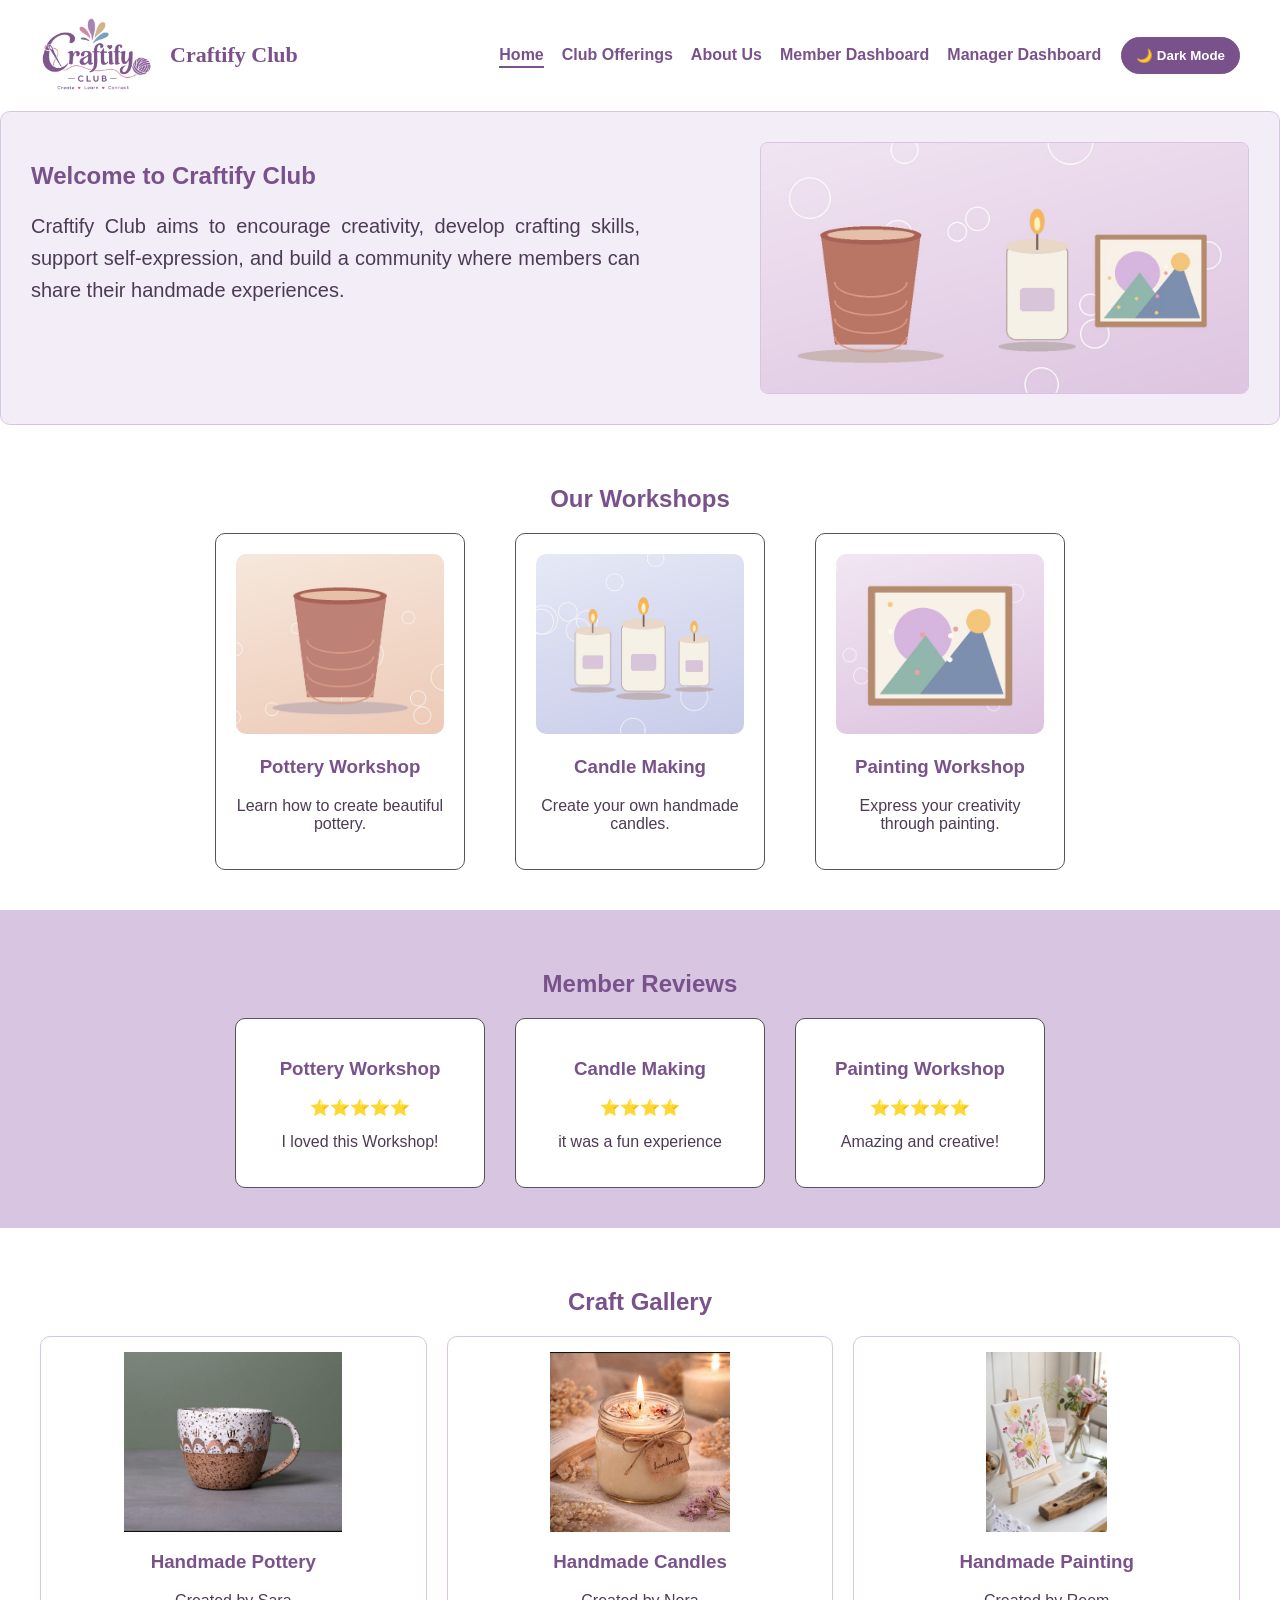
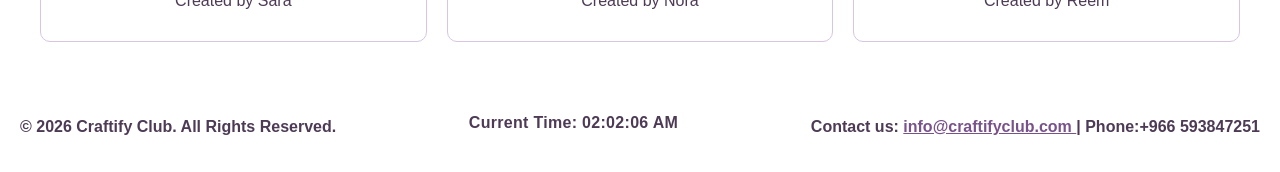
<file: index.html>
<!DOCTYPE html>
<html lang="en">

<head>
    <meta charset="UTF-8">
    <meta name="viewport" content="width=device-width, initial-scale=1.0">
    <title>Craftify Club</title>
    <link rel="stylesheet" href="style.css">
</head>

<body class="home-page">


       <header>
    <nav class="navbar">
    <div class="brand">
        <img src="images/logo.png" alt="Craftify Club Logo" class="logo">
         <p class="brand-name">Craftify Club</p>
</div>
        <ul>
            <li><a href="index.html" class='active'>Home</a></li>
            <li><a href="offerings.html">Club Offerings</a></li>
            <li><a href="AboutUs.html">About Us</a></li>
            <li><a href="MemberDashboard.html">Member Dashboard</a></li>
            <li><a href="manager-dashboard.html">Manager Dashboard</a></li>
        </ul>
        <button type="button" class="theme-toggle" id="theme-toggle" aria-label="Switch to dark theme" aria-pressed="false">🌙 Dark Mode</button>
    </nav>
</header>
    

    <main>

        <section class="hero">

   

    <div class="hero-text">
        <h1>Welcome to Craftify Club</h1>

        <p>
            Craftify Club aims to encourage creativity,
            develop crafting skills, support self-expression,
            and build a community where members can
            share their handmade experiences.
        </p>
    </div>

    <img src="images/hero.jpg"
         alt="Handmade Crafts"
         class="hero-image">

</section>
       <section class="offerings">

    <h2>Our Workshops</h2>

    <div class="offerings-container">

        <div class="offering-card">
            <img src="images/pottery.jpg" alt="Pottery Workshop">
            <h3>Pottery Workshop</h3>
            <p>Learn how to create beautiful pottery.</p>
            <div class="extra">
                <p> Duration:2 hours</p>
            </div>
        </div>

        <div class="offering-card">
            <img src="images/candles.jpg" alt="Candle Making">
            <h3>Candle Making</h3>
            <p>Create your own handmade candles.</p>
            <div class="extra">
                <p> Duration:1.5 hours</p>
            </div>
        </div>

        <div class="offering-card">
            <img src="images/painting.jpg" alt="Painting Workshop">
            <h3>Painting Workshop</h3>
            <p>Express your creativity through painting.</p>
            <div class="extra">
                <p> Duration:3 hours</p>
            </div>
        </div>

    </div>

</section>
<section class="reviews">
    <h2> Member Reviews</h2>
<div class="reviews-container">
    <div class="review-card">
        <h3>Pottery Workshop</h3>
        <p>⭐⭐⭐⭐⭐</p>
        <p> I loved this Workshop!</p>
    </div>
    <div class="review-card">
        <h3>Candle Making </h3>
       <p>⭐⭐⭐⭐</p>
        <p> it was a fun experience</p>
    </div>
    <div class="review-card">
        <h3>Painting Workshop</h3>
<p>⭐⭐⭐⭐⭐</p>
        <p> Amazing and creative!</p>
    </div>
</div>

</section>
<section class="gallery">

    <h2>Craft Gallery</h2>

    <div class="gallery-container">

    <div class="gallery-card">
        <img src="images/pottery-gallary.jpg" alt="Handmade Pottery">
        <h3>Handmade Pottery</h3>
        <p>Created by Sara</p>
    </div>

    <div class="gallery-card">
        <img src="images/candles-gallary.jpg" alt="Handmade Candles">
        <h3>Handmade Candles</h3>
        <p>Created by Nora</p>
    </div>

    <div class="gallery-card">
        <img src="images/painting-gallary.jpg" alt="Handmade Painting">
        <h3>Handmade Painting</h3>
        <p>Created by Reem</p>
    </div>

</div>

</section>


    </main>
   <footer>

    <p>&copy; 2026 Craftify Club. All Rights Reserved.</p>

    <p class="live-clock" id="live-clock" aria-live="off">Current Time: --:--:--</p>

    <p class="email">
        Contact us:
        <a href="mailto:info@craftifyclub.com">
            info@craftifyclub.com
        </a>
        | Phone:+966 593847251
    </p>

</footer>

<button type="button" id="back-to-top" class="back-to-top" aria-label="Back to top" title="Back to top">↑</button>
<script src="script.js" defer></script>
</body>

</html>
</file>
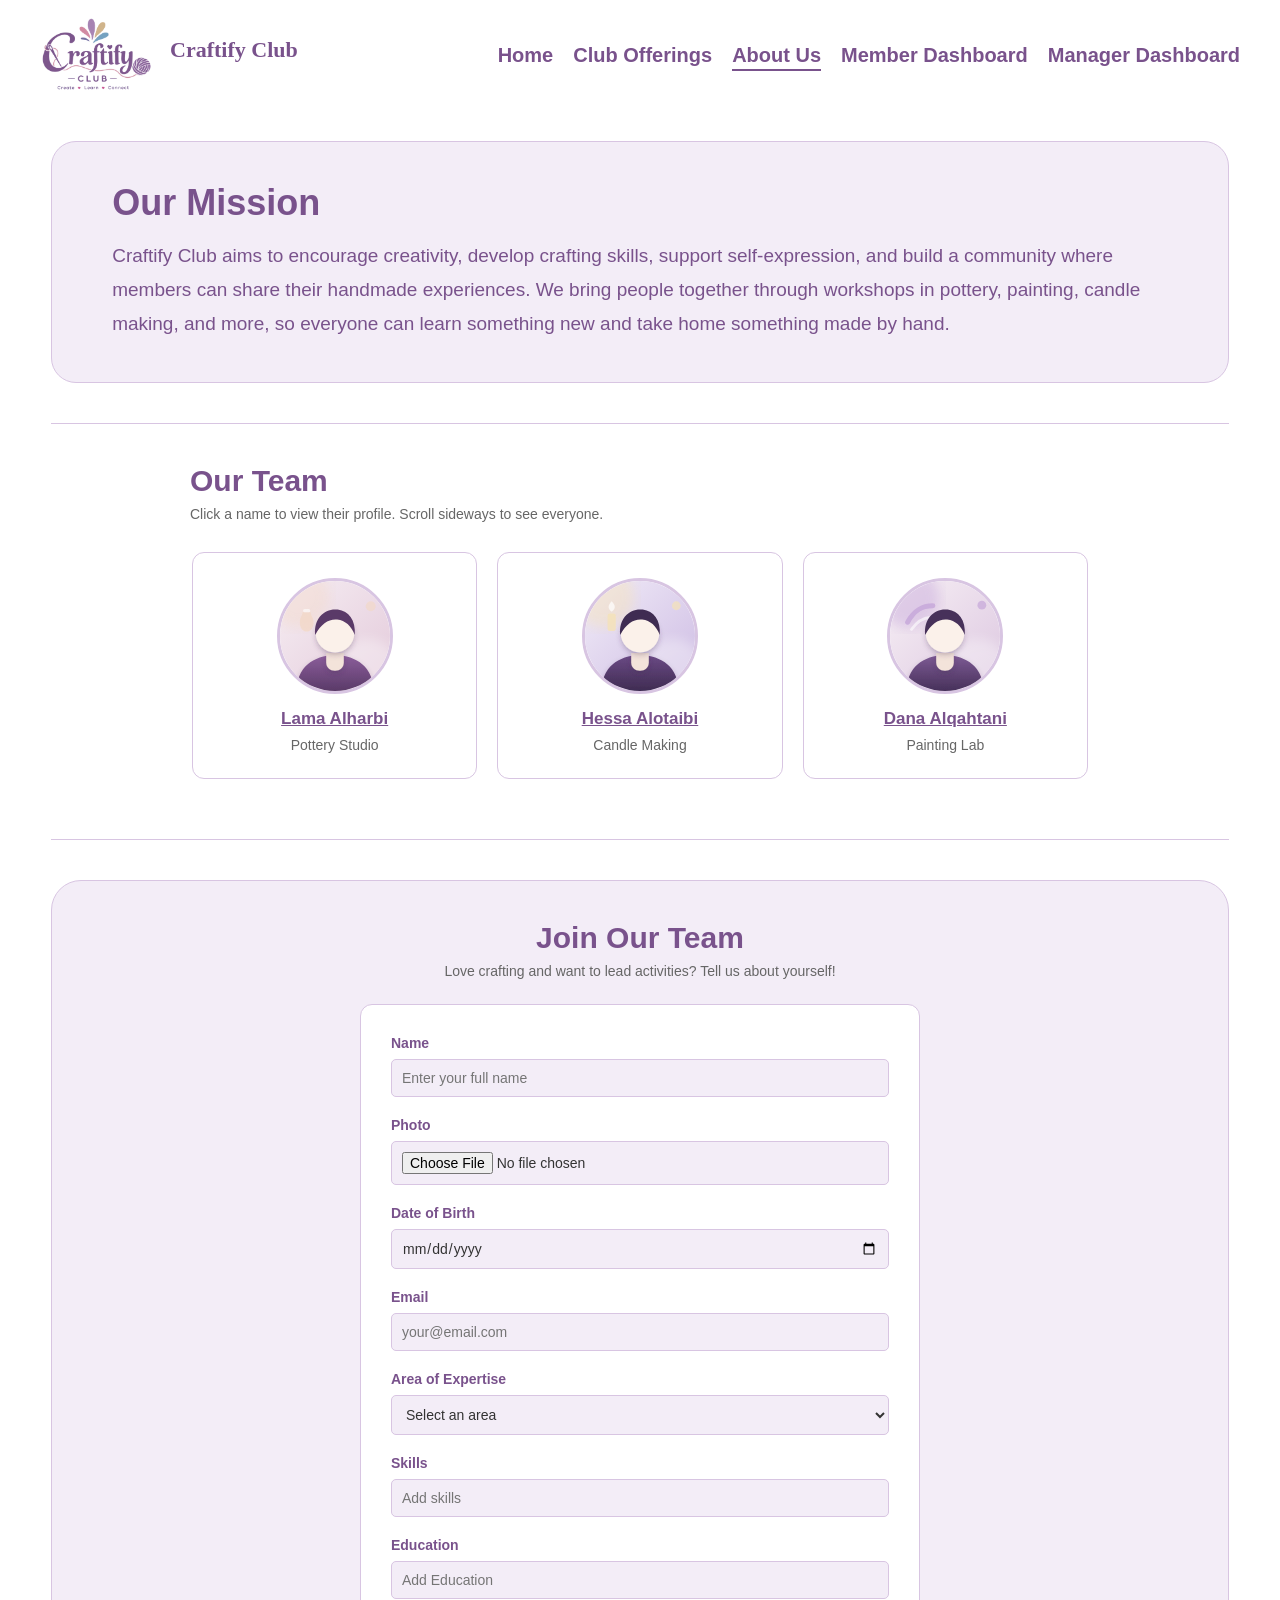
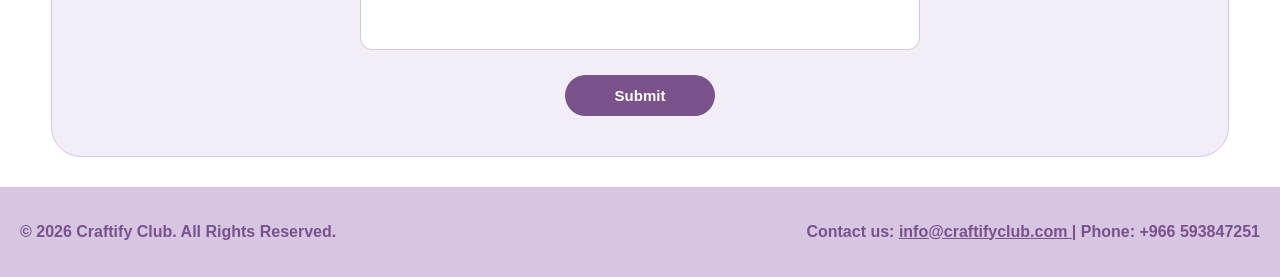
<file: AboutUs.html>
<!DOCTYPE html>
<html lang="en">

<head>
<meta charset="UTF-8">
<meta name="viewport" content="width=device-width, initial-scale=1.0">
<title>About Us - Craftify Club</title>
<link rel="stylesheet" href="style.css">
</head>

<body class="about-page">

<header>
    <nav class="navbar">
        <div class="brand">
            <img src="images/logo.png" alt="Craftify Club Logo" class="logo">
            <p class="brand-name">Craftify Club</p>
        </div>

        <ul>
            <li><a href="index.html">Home</a></li>
            <li><a href="offerings.html">Club Offerings</a></li>
            <li><a href="AboutUs.html" class="active">About Us</a></li>
            <li><a href="MemberDashboard.html">Member Dashboard</a></li>
            <li><a href="manager-dashboard.html">Manager Dashboard</a></li>
        </ul>
    </nav>
</header>

<main>

<section class="mission">
    <h1>Our Mission</h1>
    <p>
        Craftify Club aims to encourage creativity, develop crafting skills,
        support self-expression, and build a community where members can
        share their handmade experiences. We bring people together through
        workshops in pottery, painting, candle making, and more, so everyone
        can learn something new and take home something made by hand.
    </p>
</section>

<hr>

<section class="team">
    <h2>Our Team</h2>
    <p class="team-hint">Click a name to view their profile. Scroll sideways to see everyone.</p>

    <div class="team-list">

        <div class="team-card">
            <img src="images/instructor-lama.svg" alt="Photo of Lama Alharbi" class="team-photo">
            <a href="profile-lama.html">Lama Alharbi</a>
            <p>Pottery Studio</p>
        </div>

        <div class="team-card">
            <img src="images/instructor-hessa.svg" alt="Photo of Hessa Alotaibi" class="team-photo">
            <a href="profile-hessa.html">Hessa Alotaibi</a>
            <p>Candle Making</p>
        </div>

        <div class="team-card">
            <img src="images/instructor-dana.svg" alt="Photo of Dana Alqahtani" class="team-photo">
            <a href="profile-dana.html">Dana Alqahtani</a>
            <p>Painting Lab</p>
        </div>

        <div class="team-card">
            <img src="images/instructor-maha.svg" alt="Photo of Maha Alsaeed" class="team-photo">
            <a href="profile-maha.html">Maha Alsaeed</a>
            <p>Creative Crafts Workshop</p>
        </div>

    </div>
</section>

<hr>

<section class="join-team">
    <h2>Join Our Team</h2>
    <p class="join-intro">Love crafting and want to lead activities? Tell us about yourself!</p>

    <form action="#" method="post" enctype="multipart/form-data" class="join-form" novalidate>

        <div class="form-card">

            <div class="form-field">
                <label for="full-name">Name</label>
                <input type="text" id="full-name" name="full-name" placeholder="Enter your full name" required>
            </div>

            <div class="form-field">
                <label for="photo">Photo</label>
                <input type="file" id="photo" name="photo" accept="image/png, image/jpeg" required>
            </div>

            <div class="form-field">
                <label for="dob">Date of Birth</label>
                <input type="date" id="dob" name="dob" max="2008-12-31" required>
            </div>

            <div class="form-field">
                <label for="email">Email</label>
                <input type="email" id="email" name="email" placeholder="your@email.com" required>
            </div>

            <div class="form-field">
                <label for="expertise">Area of Expertise</label>
                <select id="expertise" name="expertise" required>
                    <option value="" selected disabled>Select an area</option>
                    <option value="pottery">Pottery</option>
                    <option value="painting">Painting</option>
                    <option value="candle-making">Candle Making</option>
                    <option value="creative-crafts">Creative Crafts</option>
                    <option value="other">Other</option>
                </select>
            </div>

            <div class="form-field">
                <label for="skills">Skills</label>
                <input type="text" id="skills" name="skills" placeholder="Add skills" required>
            </div>

            <div class="form-field">
                <label for="education">Education</label>
                <input type="text" id="education" name="education" placeholder="Add Education" required>
            </div>

        </div>

        <button type="submit" class="submit-button">Submit</button>

    </form>
</section>

</main>

<footer>
    <p>&copy; 2026 Craftify Club. All Rights Reserved.</p>

    <p class="email">
        Contact us:
        <a href="mailto:info@craftifyclub.com">
            info@craftifyclub.com
        </a>
        | Phone: +966 593847251
    </p>
</footer>

<script src="script.js"></script>
</body>
</html>
</file>
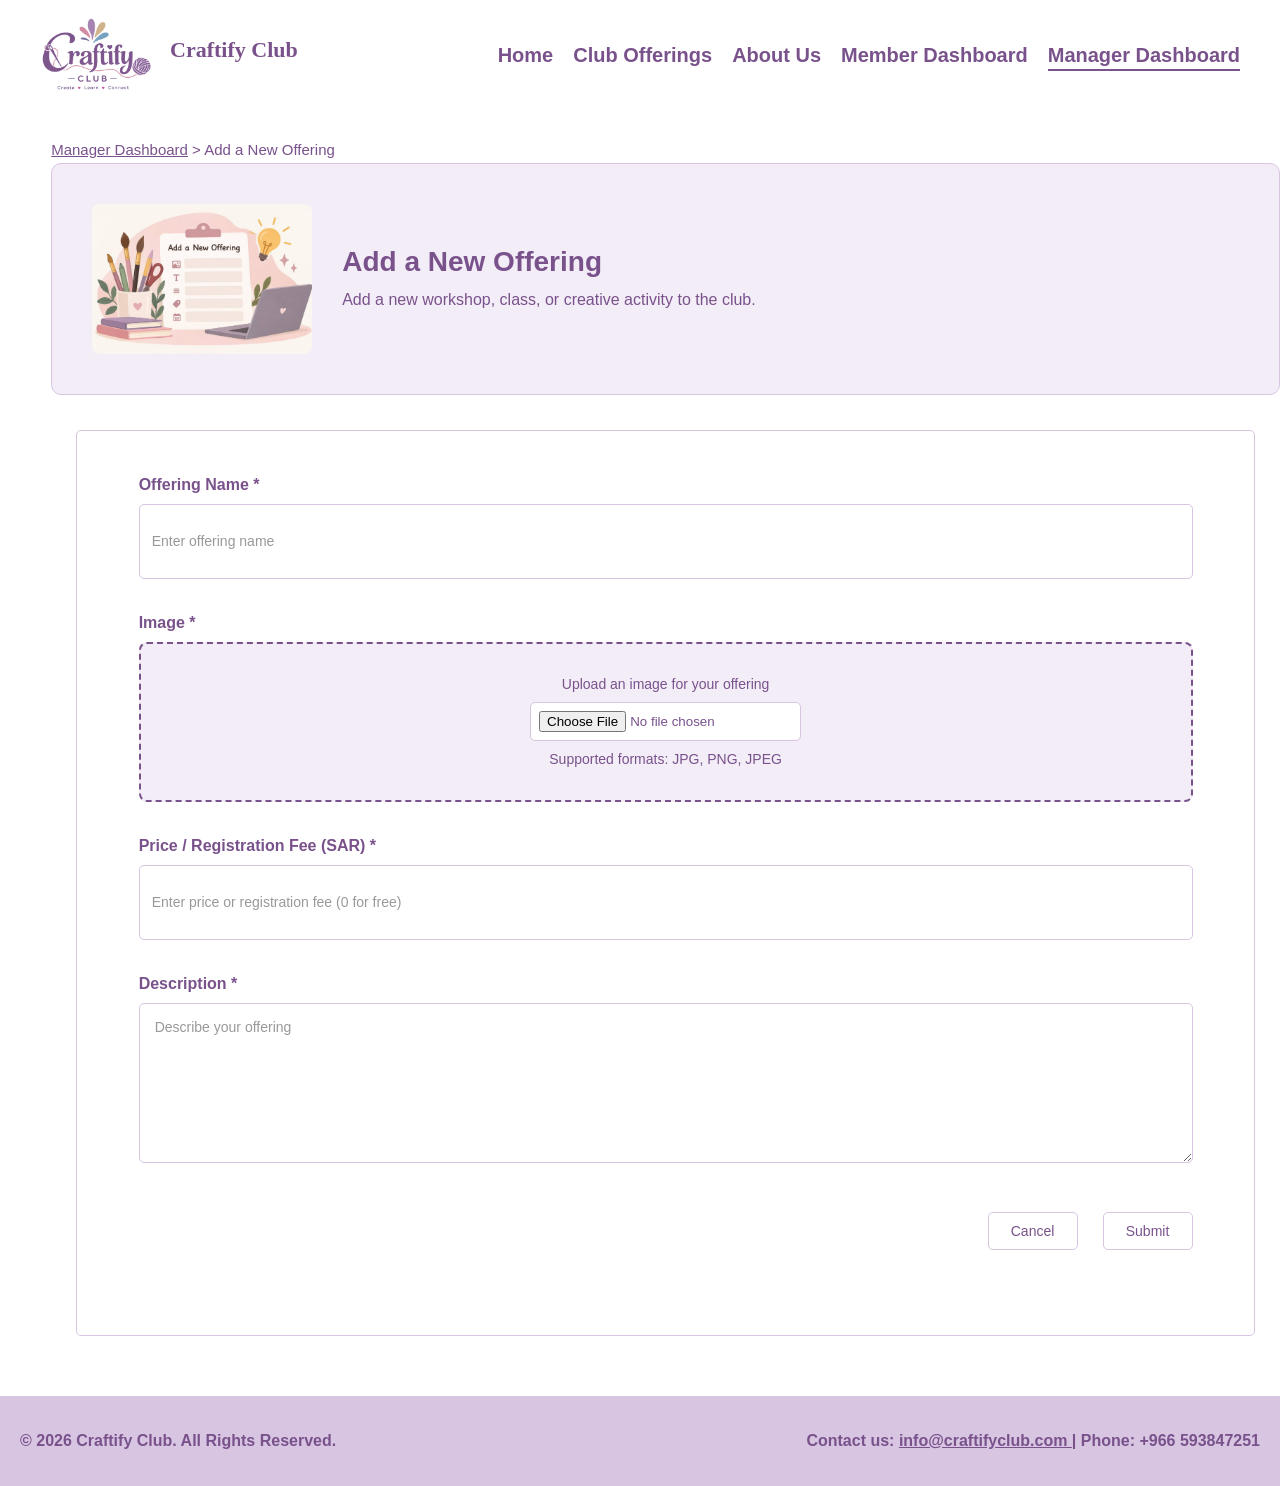
<file: Add-Offering.html>
<!DOCTYPE html>
<html lang="en">

<head>
<meta charset="UTF-8">
<meta name="viewport" content="width=device-width, initial-scale=1.0">
<title>Add a New Offering - Craftify Club</title>
<link rel="stylesheet" href="style.css">
</head>

<body class="add-offering-page">

<header>
    <nav class="navbar">
        <div class="brand">
            <img src="images/logo.png" alt="Craftify Club Logo" class="logo">
            <p class="brand-name">Craftify Club</p>
        </div>

        <ul>
            <li><a href="index.html">Home</a></li>
            <li><a href="offerings.html">Club Offerings</a></li>
            <li><a href="AboutUs.html">About Us</a></li>
            <li><a href="MemberDashboard.html">Member Dashboard</a></li>
            <li><a href="manager-dashboard.html" class="active">Manager Dashboard</a></li>
        </ul>
    </nav>
</header>


<main>

<p class="breadcrumb">
<a href="manager-dashboard.html">Manager Dashboard</a> &gt; Add a New Offering
</p>

<section class="page-intro">
<img src="images/Add.jpg" alt="Creative Offering">
<div>
<h1>Add a New Offering</h1>
<p>Add a new workshop, class, or creative activity to the club.</p>
</div>
</section>

<form action="#" method="post" enctype="multipart/form-data" class="offering-form" novalidate>

<div class="form-field">
<label for="offering-name">Offering Name *</label>
<input type="text" id="offering-name" name="offering-name" placeholder="Enter offering name" required>
</div>

<div class="form-field">
<label for="offering-image">Image *</label>
<div class="image-box">
<p>Upload an image for your offering</p>
<input type="file" id="offering-image" name="offering-image" accept="image/png, image/jpeg, image/webp" required>
<p>Supported formats: JPG, PNG, JPEG</p>
</div>
</div>

<div class="form-field">
<label for="offering-price">Price / Registration Fee (SAR) *</label>
<input type="number" id="offering-price" name="offering-price" min="0" step="1" placeholder="Enter price or registration fee (0 for free)" required>
</div>

<div class="form-field">
<label for="offering-description">Description *</label>
<textarea id="offering-description" name="offering-description" placeholder="Describe your offering" required></textarea>
</div>

<div class="form-buttons">
<a href="manager-dashboard.html" class="cancel-button">Cancel</a>
<button type="submit" class="submit-button">Submit</button>
</div>

</form>
</main>

<footer>
    <p>&copy; 2026 Craftify Club. All Rights Reserved.</p>

    <p class="email">
        Contact us:
        <a href="mailto:info@craftifyclub.com">
            info@craftifyclub.com
        </a>
        | Phone: +966 593847251
    </p>
</footer>

<script src="script.js"></script></body>
</html>
</file>
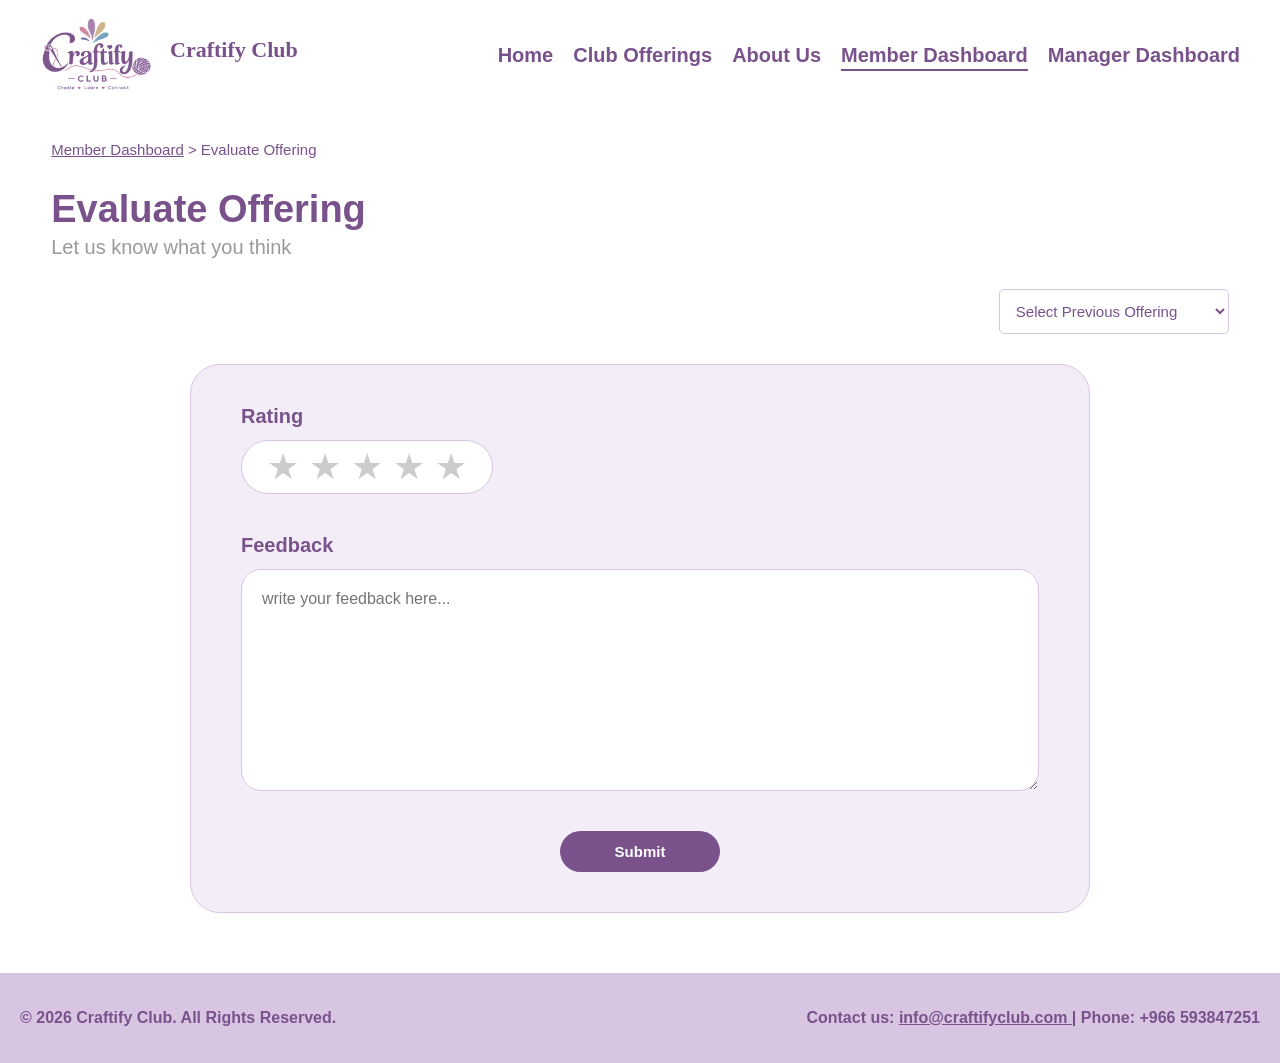
<file: EvaluateOffering.html>
<!DOCTYPE html>
<html lang="en">

<head>
<meta charset="UTF-8">
<meta name="viewport" content="width=device-width, initial-scale=1.0">
<title>Evaluate Offering - Craftify Club</title>
<link rel="stylesheet" href="style.css">
</head>

<body class="evaluation-page">

<header>
    <nav class="navbar">
        <div class="brand">
            <img src="images/logo.png" alt="Craftify Club Logo" class="logo">
            <p class="brand-name">Craftify Club</p>
        </div>

        <ul>
            <li><a href="index.html">Home</a></li>
            <li><a href="offerings.html">Club Offerings</a></li>
            <li><a href="AboutUs.html">About Us</a></li>
            <li><a href="MemberDashboard.html" class="active">Member Dashboard</a></li>
            <li><a href="manager-dashboard.html">Manager Dashboard</a></li>
        </ul>
    </nav>
</header>

<main>

<p class="breadcrumb">
    <a href="MemberDashboard.html">Member Dashboard</a> &gt; Evaluate Offering
</p>

<section class="page-heading">
    <h1>Evaluate Offering</h1>
    <p>Let us know what you think</p>
</section>

<form action="#" method="post" class="evaluation-form" id="evaluation-form" novalidate>

    <div class="select-row">
        <label for="offering" class="sr-only">Previous offering</label>
        <select id="offering" name="offering" required>
            <option value="" selected disabled>Select Previous Offering</option>
            <option value="creative-crafts">Creative Crafts Workshop</option>
            <option value="painting-lab">Painting Lab</option>
        </select>
    </div>

    <div class="form-panel">

        <fieldset class="rating-group">
            <legend>Rating</legend>

            <div class="star-rating">
                <input type="radio" id="star5" name="rating" value="5" required>
                <label for="star5" title="5 stars">&#9733;</label>

                <input type="radio" id="star4" name="rating" value="4">
                <label for="star4" title="4 stars">&#9733;</label>

                <input type="radio" id="star3" name="rating" value="3">
                <label for="star3" title="3 stars">&#9733;</label>

                <input type="radio" id="star2" name="rating" value="2">
                <label for="star2" title="2 stars">&#9733;</label>

                <input type="radio" id="star1" name="rating" value="1">
                <label for="star1" title="1 star">&#9733;</label>
            </div>
        </fieldset>

        <div class="feedback-group">
            <label for="feedback">Feedback</label>
            <textarea id="feedback" name="feedback" rows="10" placeholder="write your feedback here..." required></textarea>
        </div>

        <button type="submit" class="submit-button">Submit</button>

    </div>

</form>

</main>

<footer>
    <p>&copy; 2026 Craftify Club. All Rights Reserved.</p>

    <p class="email">
        Contact us:
        <a href="mailto:info@craftifyclub.com">
            info@craftifyclub.com
        </a>
        | Phone: +966 593847251
    </p>
</footer>

<script src="script.js"></script>
</body>
</html>
</file>
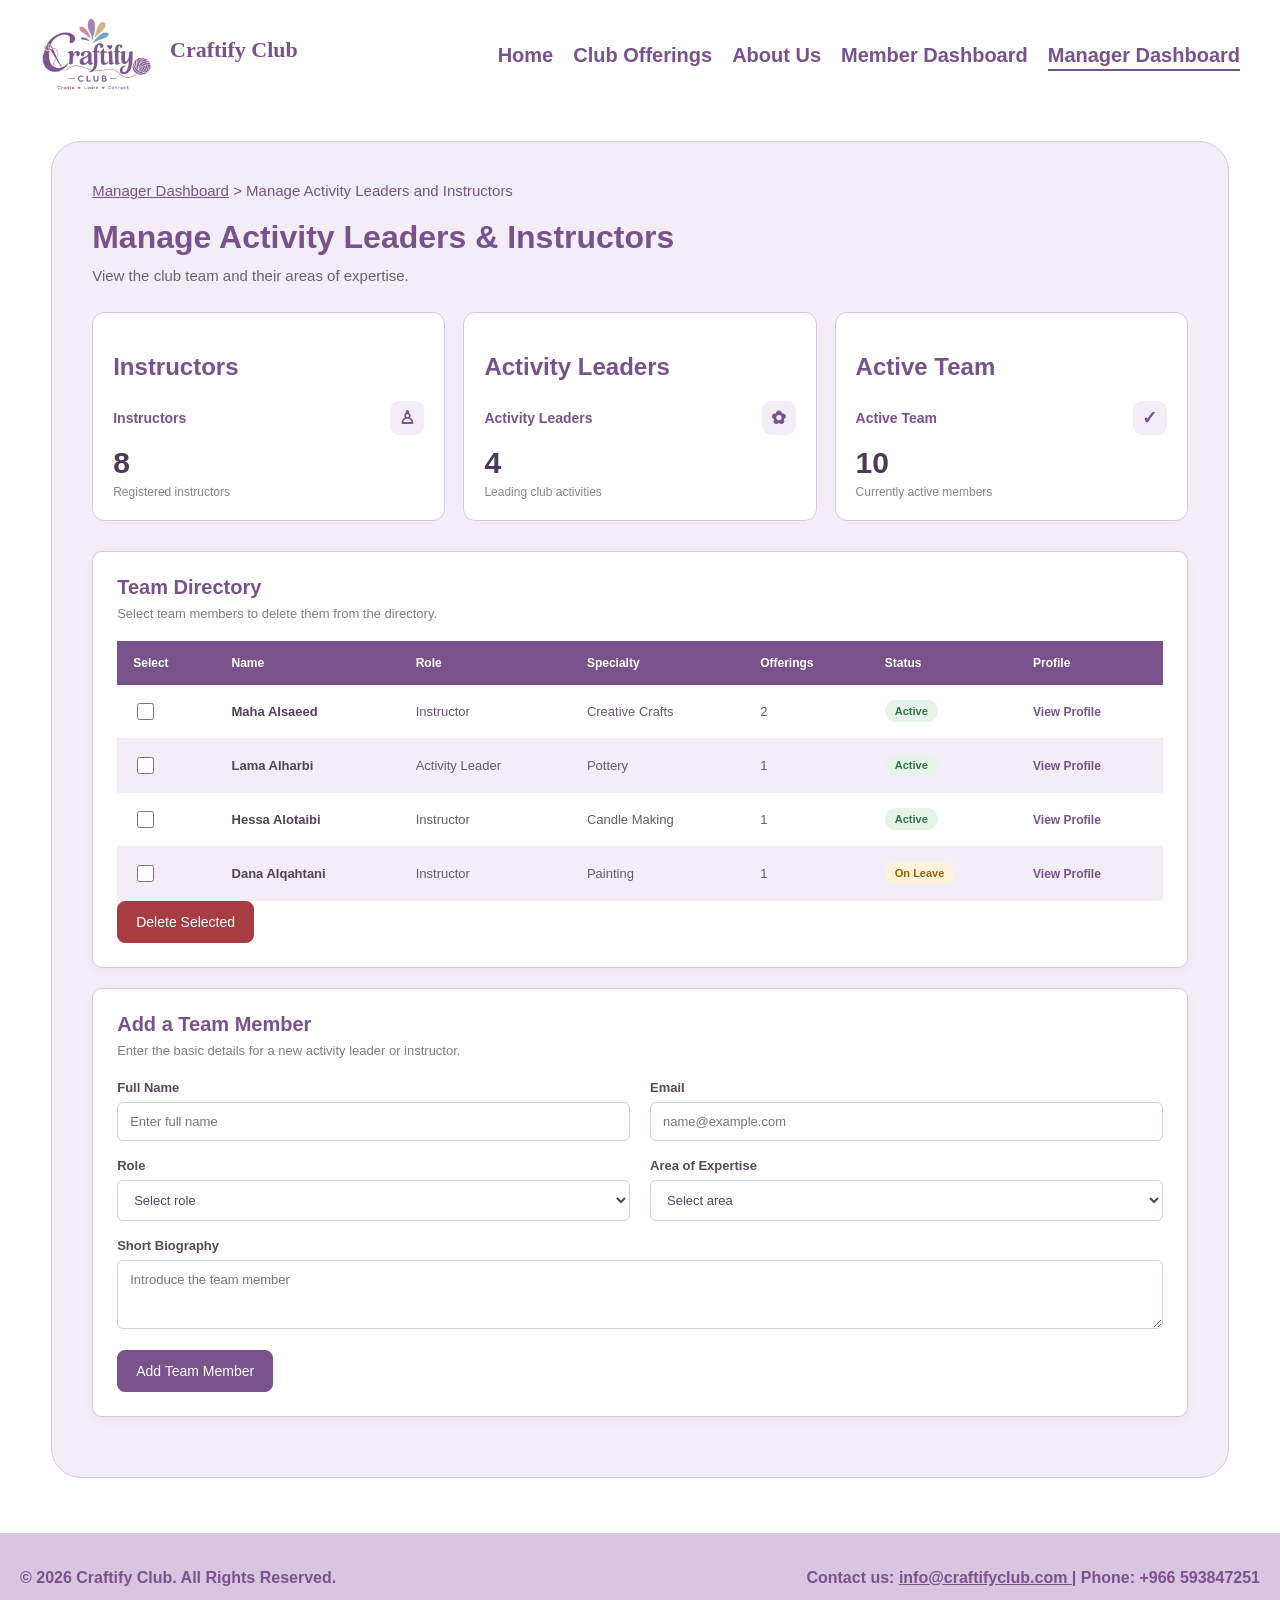
<file: manage-instructors.html>
<!DOCTYPE html>
<html lang="en">
<head>
  <meta charset="UTF-8">
  <meta name="viewport" content="width=device-width, initial-scale=1.0">
  <title>Manage Activity Leaders and Instructors - Craftify Club</title>
  <link rel="stylesheet" href="style.css">
  <script src="script.js"></script>
</head>
<body class="manage-instructors-page">

<header>
    <nav class="navbar">
        <div class="brand">
            <img src="images/logo.png" alt="Craftify Club Logo" class="logo">
            <p class="brand-name">Craftify Club</p>
        </div>

        <ul>
            <li><a href="index.html">Home</a></li>
            <li><a href="offerings.html">Club Offerings</a></li>
            <li><a href="AboutUs.html">About Us</a></li>
            <li><a href="MemberDashboard.html">Member Dashboard</a></li>
            <li><a href="manager-dashboard.html" class="active">Manager Dashboard</a></li>
        </ul>
    </nav>
</header>

<main class="manager-page-main">
  <div class="manager-dashboard-panel">

    <p class="manager-breadcrumb"><a href="manager-dashboard.html">Manager Dashboard</a> &gt; Manage Activity Leaders and Instructors</p>

    <div class="manager-page-heading">
      <h1>Manage Activity Leaders &amp; Instructors</h1>
      <p class="manager-subtitle">View the club team and their areas of expertise.</p>
    </div>

    <div class="manager-stats manager-team-stats">
      <article class="manager-stat">
        <h2>Instructors</h2>
        <div class="manager-stat-label">Instructors <span>♙</span></div>
        <strong>8</strong>
        <small>Registered instructors</small>
      </article>
      <article class="manager-stat">
        <h2>Activity Leaders</h2>
        <div class="manager-stat-label">Activity Leaders <span>✿</span></div>
        <strong>4</strong>
        <small>Leading club activities</small>
      </article>
      <article class="manager-stat">
        <h2>Active Team</h2>
        <div class="manager-stat-label">Active Team <span>✓</span></div>
        <strong>10</strong>
        <small>Currently active members</small>
      </article>
    </div>

          <!-- Team Directory --!> 

<section class="manager-panel manager-table-panel">

      <!-- Heading befor the table --!>

    <div class="manager-panel-heading">
        <div>
            <h2>Team Directory</h2>
            <p>Select team members to delete them from the directory.</p>
        </div>
    </div>

          <!-- The table --!>

    <div class="manager-table-scroll">
        <table class="manager-table">

            <thead>
                <tr>
                    <th>Select</th>
                    <th>Name</th>
                    <th>Role</th>
                    <th>Specialty</th>
                    <th>Offerings</th>
                    <th>Status</th>
                    <th>Profile</th>
                </tr>
            </thead>

            <tbody id="team-members-list">
                <!-- JavaScript displays team members here -->
            </tbody>

        </table>
    </div>

    <button
        type="button"
        id="delete-team-members"
        class="manager-primary-button manager-delete-button">

        Delete Selected

    </button>

</section>

         <!-- Adding Team Members --!>

<section class="manager-panel">
      <div class="manager-panel-heading">
        <div>
          <h2>Add a Team Member</h2>
          <p>Enter the basic details for a new activity leader or instructor.</p>
        </div>
      </div>
      
<form id="team-member-form"
      class="manager-form manager-request-form">

    <div class="manager-field">
        <label for="instructor-name">Full Name</label>

        <input
            id="instructor-name"
            type="text"
            placeholder="Enter full name"
            required>
    </div>

    <div class="manager-field">
        <label for="instructor-email">Email</label>

        <input
            id="instructor-email"
            type="email"
            placeholder="name@example.com"
            required>
    </div>

    <div class="manager-field">
        <label for="instructor-role">Role</label>

        <select id="instructor-role" required>
            <option value="" selected disabled>Select role</option>
            <option value="Instructor">Instructor</option>
            <option value="Activity Leader">Activity Leader</option>
        </select>
    </div>

    <div class="manager-field">
        <label for="instructor-specialty">Area of Expertise</label>

        <select id="instructor-specialty" required>
            <option value="" selected disabled>Select area</option>
            <option value="Pottery">Pottery</option>
            <option value="Painting">Painting</option>
            <option value="Candle Making">Candle Making</option>
            <option value="Creative Crafts">Creative Crafts</option>
        </select>
    </div>

    <div class="manager-field manager-field-wide">
        <label for="instructor-bio">Short Biography</label>

        <textarea
            id="instructor-bio"
            rows="3"
            placeholder="Introduce the team member"
            required></textarea>
    </div>

    <button class="manager-primary-button" type="submit">
        Add Team Member
    </button>

</form>

    </section>

  </div>
</main>

<footer>
    <p>&copy; 2026 Craftify Club. All Rights Reserved.</p>
    <p class="email">
        Contact us:
        <a href="mailto:info@craftifyclub.com">
            info@craftifyclub.com
        </a>
        | Phone: +966 593847251
    </p>
</footer>
</body>
</html>
</file>
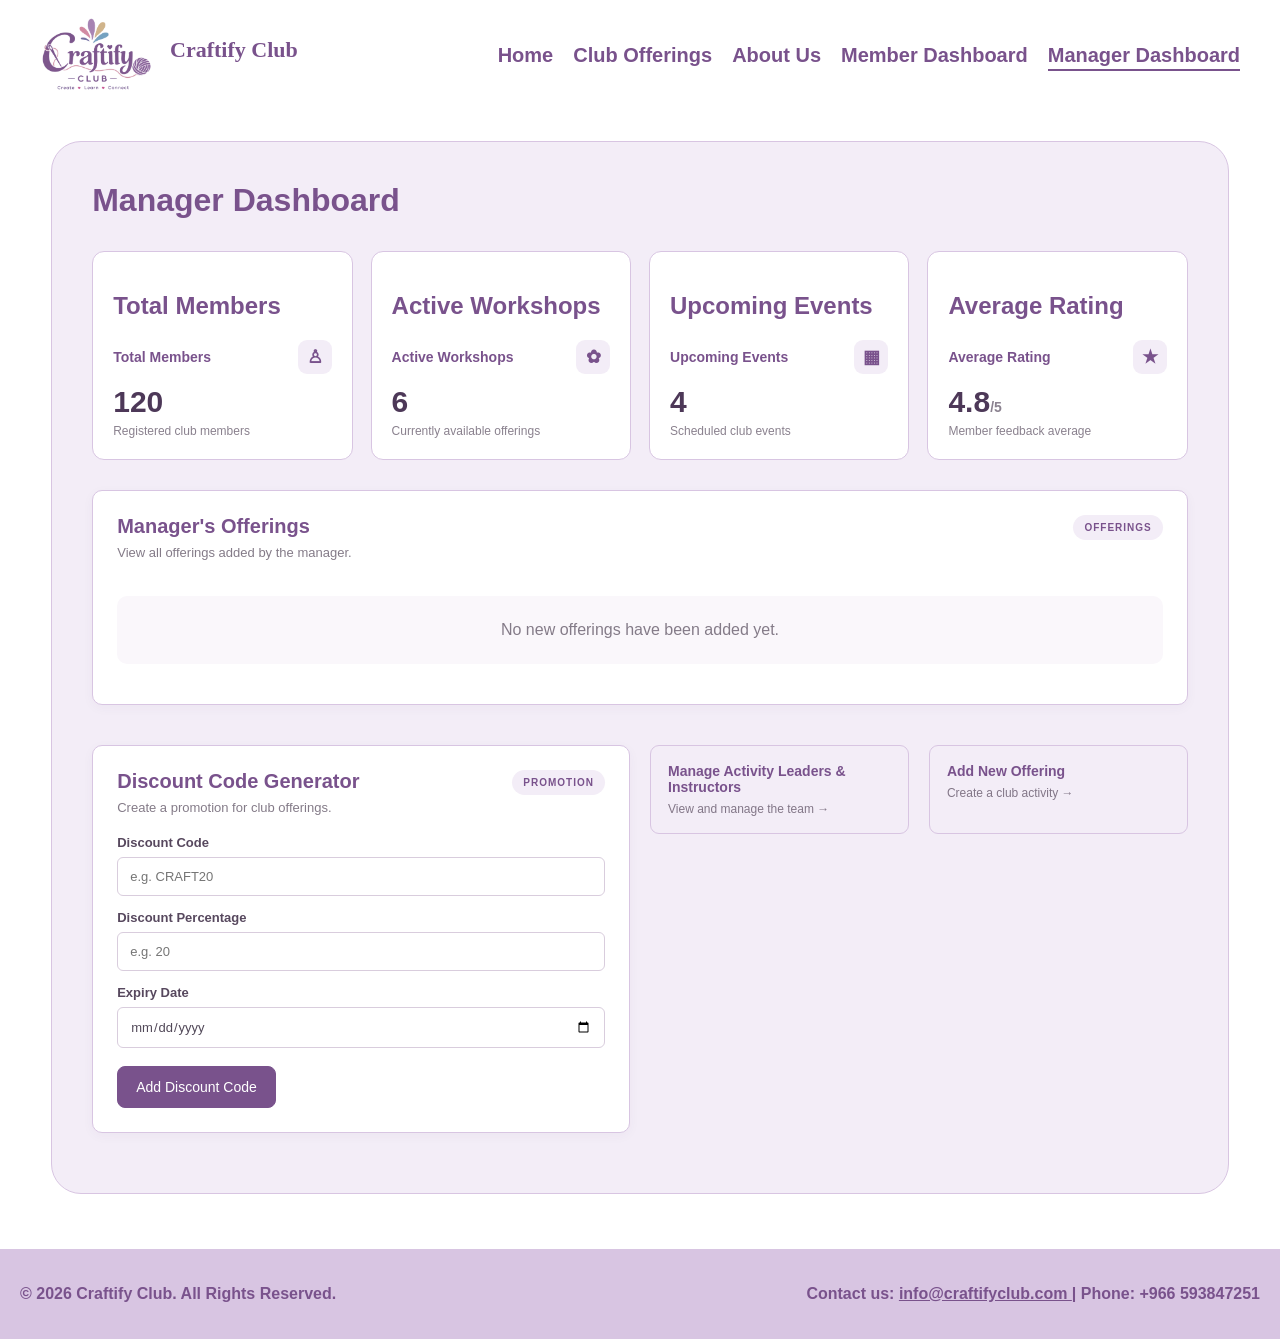
<file: manager-dashboard.html>
<!DOCTYPE html>
<html lang="en">
<head>
  <meta charset="UTF-8">
  <meta name="viewport" content="width=device-width, initial-scale=1.0">
  <title>Manager Dashboard - Craftify Club</title>
  <link rel="stylesheet" href="style.css">
  <script src="script.js"></script>
</head>

<body class="manager-dashboard-page">

<header>
    <nav class="navbar">
        <div class="brand">
            <img src="images/logo.png" alt="Craftify Club Logo" class="logo">
            <p class="brand-name">Craftify Club</p>
        </div>

        <ul>
            <li><a href="index.html">Home</a></li>
            <li><a href="offerings.html">Club Offerings</a></li>
            <li><a href="AboutUs.html">About Us</a></li>
            <li><a href="MemberDashboard.html">Member Dashboard</a></li>
            <li><a href="manager-dashboard.html" class="active">Manager Dashboard</a></li>
        </ul>
    </nav>
</header>

<main class="manager-page-main">
  <div class="manager-dashboard-panel">

    <div class="manager-title-row">
      <h1>Manager Dashboard</h1>
    </div>

    <div class="manager-stats">
      <article class="manager-stat">
        <h2>Total Members</h2>
        <div class="manager-stat-label">Total Members <span>♙</span></div>
        <strong>120</strong>
        <small>Registered club members</small>
      </article>
      <article class="manager-stat">
        <h2>Active Workshops</h2>
        <div class="manager-stat-label">Active Workshops <span>✿</span></div>
        <strong>6</strong>
        <small>Currently available offerings</small>
      </article>
      <article class="manager-stat">
        <h2>Upcoming Events</h2>
        <div class="manager-stat-label">Upcoming Events <span>▦</span></div>
        <strong>4</strong>
        <small>Scheduled club events</small>
      </article>
      <article class="manager-stat">
        <h2>Average Rating</h2>
        <div class="manager-stat-label">Average Rating <span>★</span></div>
        <strong>4.8<em>/5</em></strong>
        <small>Member feedback average</small>
      </article>
    </div>

<section class="manager-panel manager-offerings-panel">

              <!-- Offering here --!>


         <!-- The Holder of the offering --!>

    <div class="manager-panel-heading">
        <div>
            <h2>Manager's Offerings</h2>
            <p>View all offerings added by the manager.</p>
        </div>

        <span class="manager-chip">OFFERINGS</span>
    </div>

             <!-- List of the offerings --!>

    <div id="manager-offerings-list"
         class="manager-offerings-grid">

        <!-- JavaScript will display offerings here -->

    </div>


              <!-- If there is no offering --!>

    <p id="no-offerings-message" class="manager-empty-message">
        No new offerings have been added yet.
    </p>

</section>

    <div class="manager-two-columns">
      <section class="manager-panel">
        <div class="manager-panel-heading">
          <div>
            <h2>Discount Code Generator</h2>
            <p>Create a promotion for club offerings.</p>
          </div>
          <span class="manager-chip">PROMOTION</span>
        </div>
        <form action="#" method="get" class="manager-form">
          <div class="manager-field">
            <label for="discount-code">Discount Code</label>
            <input id="discount-code" name="code" type="text" placeholder="e.g. CRAFT20" required>
          </div>
          <div class="manager-field">
            <label for="discount-percent">Discount Percentage</label>
            <input id="discount-percent" name="percentage" type="number" min="1" max="100" placeholder="e.g. 20" required>
          </div>
          <div class="manager-field">
            <label for="discount-expiry">Expiry Date</label>
            <input id="discount-expiry" name="expiry" type="date" required>
          </div>
          <button class="manager-primary-button" type="submit">Add Discount Code</button>
        </form>
      </section>

      <section class="manager-quick-links">
        <a href="manage-instructors.html"><strong>Manage Activity Leaders &amp; Instructors</strong><span>View and manage the team →</span></a>
        <a href="Add-Offering.html"><strong>Add New Offering</strong><span>Create a club activity →</span></a>
      </section>
    </div>

  </div>
</main>

<footer>
    <p>&copy; 2026 Craftify Club. All Rights Reserved.</p>

    <p class="email">
        Contact us:
        <a href="mailto:info@craftifyclub.com">
            info@craftifyclub.com
        </a>
        | Phone: +966 593847251
    </p>
</footer>
</body>
</html>
</file>
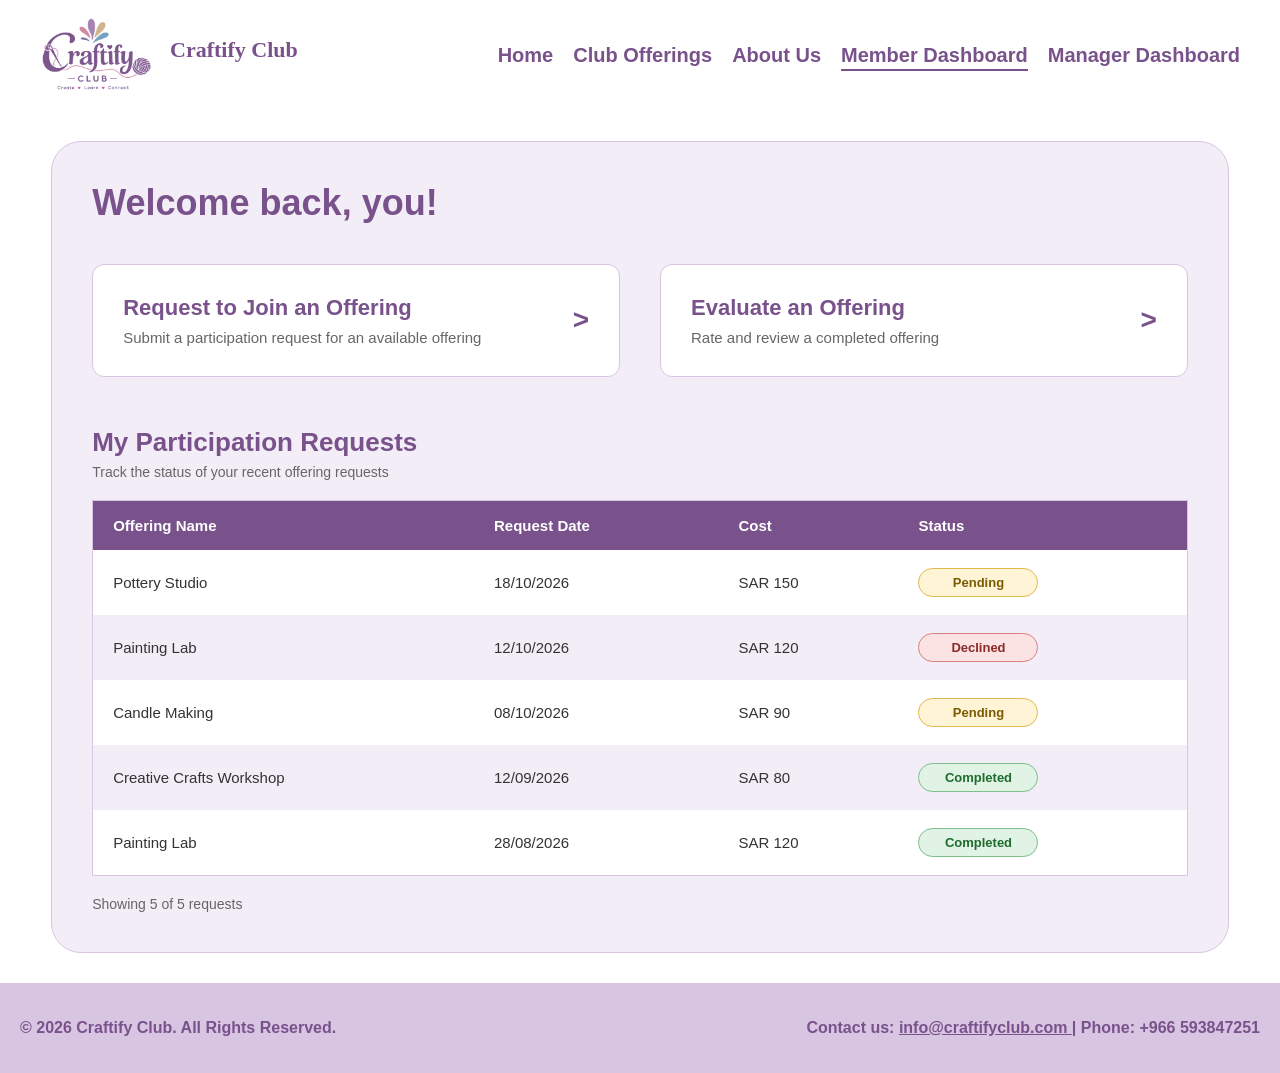
<file: MemberDashboard.html>
<!DOCTYPE html>
<html lang="en">

<head>
<meta charset="UTF-8">
<meta name="viewport" content="width=device-width, initial-scale=1.0">
<title>Member Dashboard - Craftify Club</title>
<link rel="stylesheet" href="style.css">
</head>

<body class="member-dashboard-page">

<header>
    <nav class="navbar">
        <div class="brand">
            <img src="images/logo.png" alt="Craftify Club Logo" class="logo">
            <p class="brand-name">Craftify Club</p>
        </div>

        <ul>
            <li><a href="index.html">Home</a></li>
            <li><a href="offerings.html">Club Offerings</a></li>
            <li><a href="AboutUs.html">About Us</a></li>
            <li><a href="MemberDashboard.html" class="active">Member Dashboard</a></li>
            <li><a href="manager-dashboard.html">Manager Dashboard</a></li>
        </ul>
    </nav>
</header>

<main>

<section class="dashboard-panel">

    <h1>Welcome back, you!</h1>

    <section class="dashboard-actions">

        <a href="request-offering.html" class="action-card">
            <div class="action-text">
                <h2>Request to Join an Offering</h2>
                <p>Submit a participation request for an available offering</p>
            </div>
            <span class="arrow" aria-hidden="true">&gt;</span>
        </a>

        <a href="EvaluateOffering.html" class="action-card">
            <div class="action-text">
                <h2>Evaluate an Offering</h2>
                <p>Rate and review a completed offering</p>
            </div>
            <span class="arrow" aria-hidden="true">&gt;</span>
        </a>

    </section>

    <section class="requests">
        <h2>My Participation Requests</h2>
        <p class="requests-hint">Track the status of your recent offering requests</p>

        <div class="table-wrapper">
            <table class="requests-table">
                <thead>
                    <tr>
                        <th scope="col">Offering Name</th>
                        <th scope="col">Request Date</th>
                        <th scope="col">Cost</th>
                        <th scope="col">Status</th>
                    </tr>
                </thead>
                <tbody>
                    <tr>
                        <td>Pottery Studio</td>
                        <td>18/10/2026</td>
                        <td>SAR 150</td>
                        <td><span class="status pending">Pending</span></td>
                    </tr>
                    <tr>
                        <td>Painting Lab</td>
                        <td>12/10/2026</td>
                        <td>SAR 120</td>
                        <td><span class="status declined">Declined</span></td>
                    </tr>
                    <tr>
                        <td>Candle Making</td>
                        <td>08/10/2026</td>
                        <td>SAR 90</td>
                        <td><span class="status pending">Pending</span></td>
                    </tr>
                    <tr>
                        <td>Creative Crafts Workshop</td>
                        <td>12/09/2026</td>
                        <td>SAR 80</td>
                        <td><span class="status completed">Completed</span></td>
                    </tr>
                    <tr>
                        <td>Painting Lab</td>
                        <td>28/08/2026</td>
                        <td>SAR 120</td>
                        <td><span class="status completed">Completed</span></td>
                    </tr>
                </tbody>
            </table>
        </div>

        <p class="requests-count">Showing 5 of 5 requests</p>
    </section>

</section>

</main>

<footer>
    <p>&copy; 2026 Craftify Club. All Rights Reserved.</p>

    <p class="email">
        Contact us:
        <a href="mailto:info@craftifyclub.com">
            info@craftifyclub.com
        </a>
        | Phone: +966 593847251
    </p>
</footer>

<script src="script.js"></script>
</body>
</html>
</file>
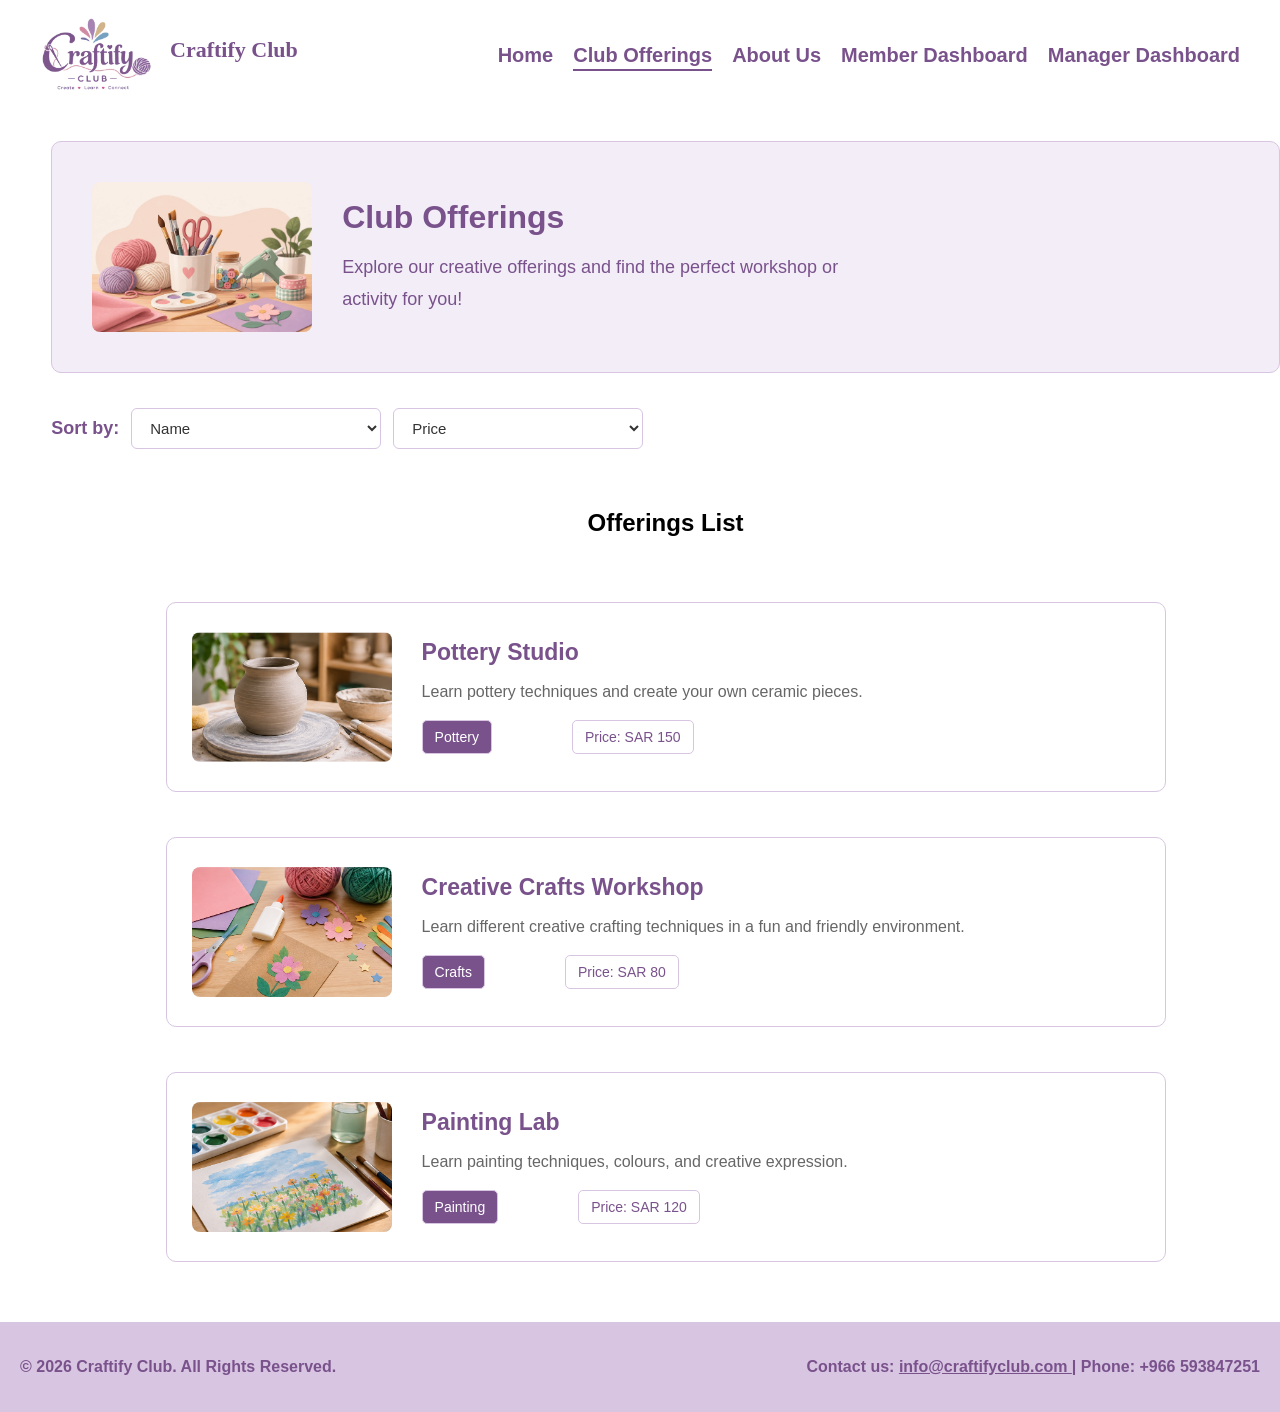
<file: offerings.html>
<!DOCTYPE html>
<html lang="en">
<head>
<meta charset="UTF-8">
<meta name="viewport" content="width=device-width, initial-scale=1.0">
<title>Club Offerings - Craftify Club</title>
<link rel="stylesheet" href="style.css">
</head>

<body class="offerings-page">

<header>
    <nav class="navbar">
        <div class="brand">
            <img src="images/logo.png" alt="Craftify Club Logo" class="logo">
            <p class="brand-name">Craftify Club</p>
        </div>

        <ul>
            <li><a href="index.html">Home</a></li>
            <li><a href="offerings.html" class="active">Club Offerings</a></li>
            <li><a href="AboutUs.html">About Us</a></li>
            <li><a href="MemberDashboard.html">Member Dashboard</a></li>
            <li><a href="manager-dashboard.html">Manager Dashboard</a></li>
        </ul>
    </nav>
</header>

<main>
<section class="offerings-intro">
    <img src="images/offering.jpg" alt="Creative Crafts">
    <div class="offerings-intro-text">
        <h1>Club Offerings</h1>
        <p>Explore our creative offerings and find the perfect workshop or<br> activity for you!</p>
    </div>
</section>


<div class="sorting">
    <span>Sort by:</span>
<select id="sort-name" name="sort-name" class="sort-select">
    <option value="name" selected>Name</option>
    <option value="name-a-z">A – Z</option>
    <option value="name-z-a">Z – A</option>
</select>

<select  id="sort-price" name="sort-price" class="sort-select">
    <option value="price" selected>Price</option>
    <option value="price-low-high">Low to High</option>
    <option value="price-high-low">High to Low</option>
</select>
</div>


<section class="offerings-list">
    <h2>Offerings List</h2>

<div class="offering">
<img src="images/craft.png" alt="Creative Crafts Workshop">
<div class="offering-info">
<h2>Creative Crafts Workshop</h2>
<p>Learn different creative crafting techniques in a fun and friendly environment.</p>
<span class="category">Crafts</span>
<span class="price">Price: SAR 80</span>
</div>
</div>

<div class="offering">
<img src="images/painting.png" alt="Painting Lab">
<div class="offering-info">
<h2>Painting Lab</h2>
<p>Learn painting techniques, colours, and creative expression.</p>
<span class="category">Painting</span>
<span class="price">Price: SAR 120</span>
</div>
</div>

<div class="offering">
<img src="images/pottery.png" alt="Pottery Studio">
<div class="offering-info">
<h2>Pottery Studio</h2>
<p>Learn pottery techniques and create your own ceramic pieces.</p>
<span class="category">Pottery</span>
<span class="price">Price: SAR 150</span>
</div>
</div>


</section>
</main>

<footer>
    <p>&copy; 2026 Craftify Club. All Rights Reserved.</p>

    <p class="email">
        Contact us:
        <a href="mailto:info@craftifyclub.com">
            info@craftifyclub.com
        </a>
        | Phone: +966 593847251
    </p>
</footer>

<script src="script.js"></script> </body>
</html>
</file>
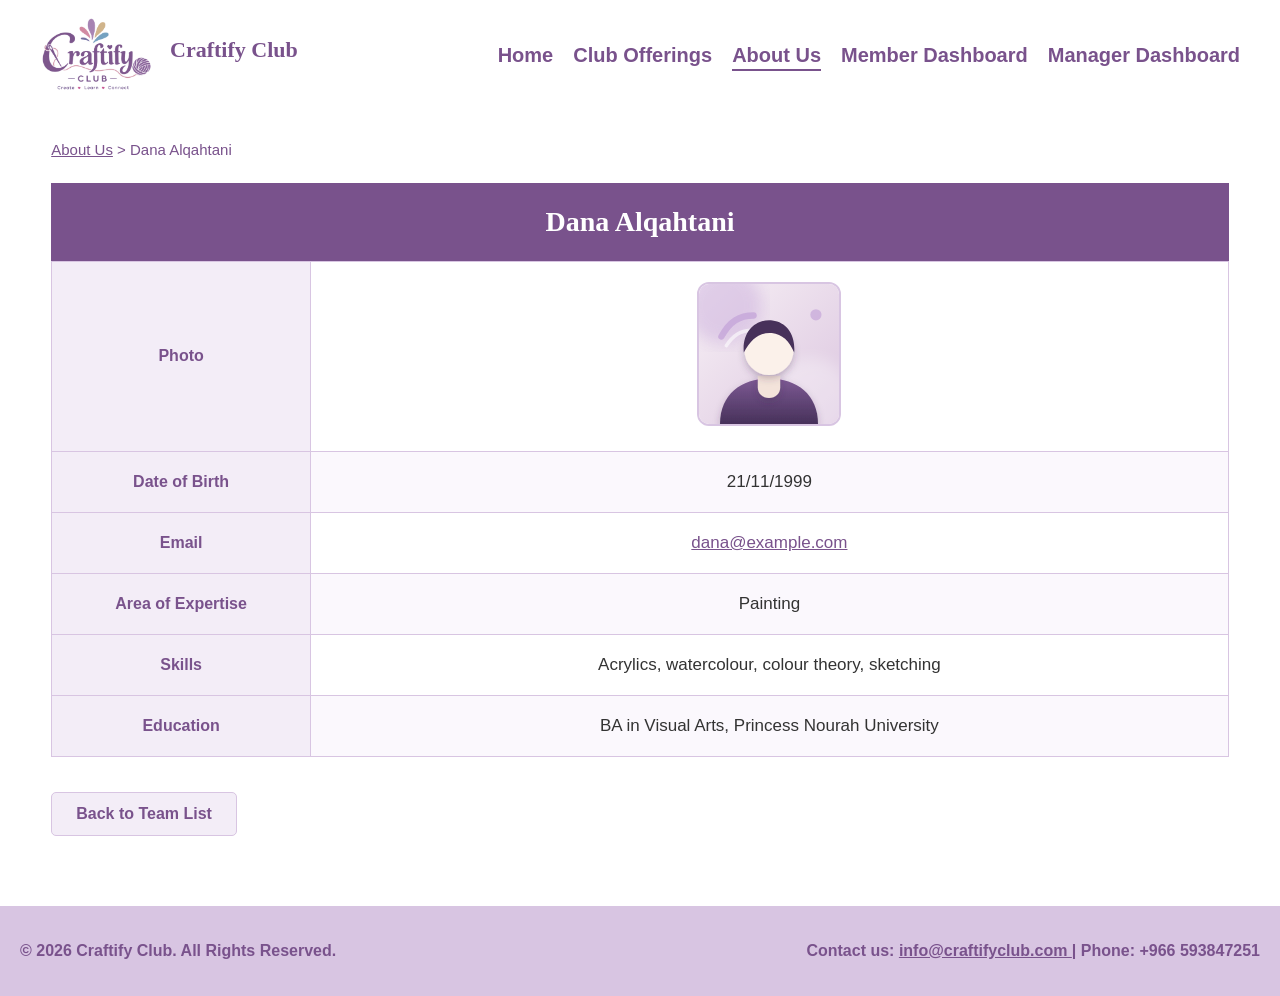
<file: profile-dana.html>
<!DOCTYPE html>
<html lang="en">

<head>
<meta charset="UTF-8">
<meta name="viewport" content="width=device-width, initial-scale=1.0">
<title>Dana Alqahtani - Craftify Club</title>
<link rel="stylesheet" href="style.css">
</head>

<body class="profile-page">

<header>
    <nav class="navbar">
        <div class="brand">
            <img src="images/logo.png" alt="Craftify Club Logo" class="logo">
            <p class="brand-name">Craftify Club</p>
        </div>

        <ul>
            <li><a href="index.html">Home</a></li>
            <li><a href="offerings.html">Club Offerings</a></li>
            <li><a href="AboutUs.html" class="active">About Us</a></li>
            <li><a href="MemberDashboard.html">Member Dashboard</a></li>
            <li><a href="manager-dashboard.html">Manager Dashboard</a></li>
        </ul>
    </nav>
</header>

<main>

<p class="breadcrumb">
    <a href="AboutUs.html">About Us</a> &gt; Dana Alqahtani
</p>

<table class="profile-table">
    <caption class="sr-only">Profile of Dana Alqahtani, Instructor</caption>

    <thead>
        <tr>
            <th colspan="2" class="profile-name">Dana Alqahtani</th>
        </tr>
    </thead>

    <tbody>
        <tr>
            <th scope="row">Photo</th>
            <td><img src="images/instructor-dana.svg" alt="Photo of Dana Alqahtani" class="profile-photo"></td>
        </tr>
        <tr>
            <th scope="row">Date of Birth</th>
            <td>21/11/1999</td>
        </tr>
        <tr>
            <th scope="row">Email</th>
            <td><a href="mailto:dana@example.com">dana@example.com</a></td>
        </tr>
        <tr>
            <th scope="row">Area of Expertise</th>
            <td>Painting</td>
        </tr>
        <tr>
            <th scope="row">Skills</th>
            <td>Acrylics, watercolour, colour theory, sketching</td>
        </tr>
        <tr>
            <th scope="row">Education</th>
            <td>BA in Visual Arts, Princess Nourah University</td>
        </tr>
    </tbody>
</table>

<a href="AboutUs.html" class="back-button">Back to Team List</a>

</main>

<footer>
    <p>&copy; 2026 Craftify Club. All Rights Reserved.</p>

    <p class="email">
        Contact us:
        <a href="mailto:info@craftifyclub.com">
            info@craftifyclub.com
        </a>
        | Phone: +966 593847251
    </p>
</footer>

<script src="script.js"></script>
</body>
</html>
</file>
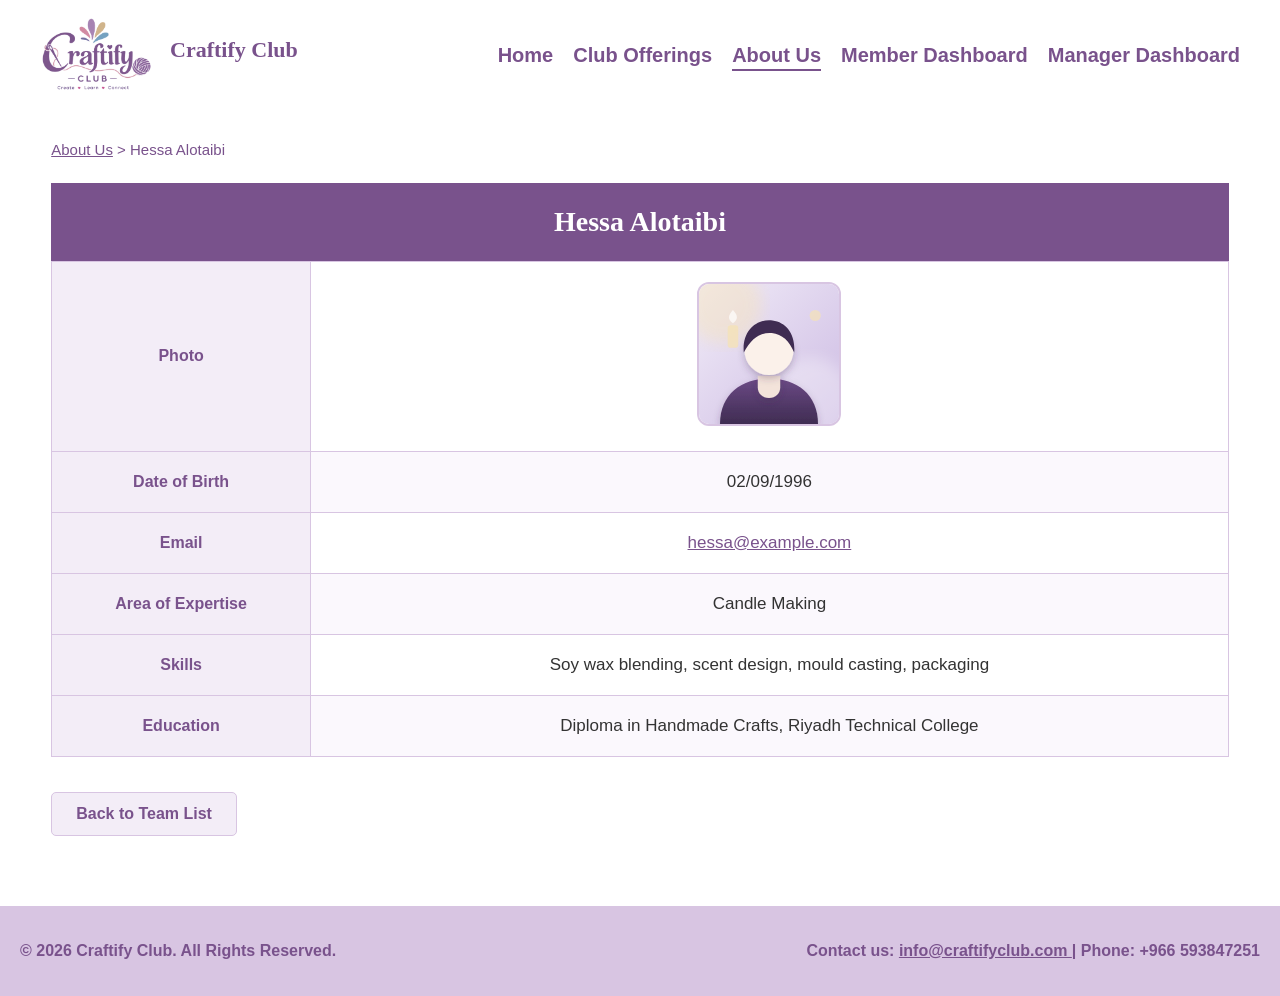
<file: profile-hessa.html>
<!DOCTYPE html>
<html lang="en">

<head>
<meta charset="UTF-8">
<meta name="viewport" content="width=device-width, initial-scale=1.0">
<title>Hessa Alotaibi - Craftify Club</title>
<link rel="stylesheet" href="style.css">
</head>

<body class="profile-page">

<header>
    <nav class="navbar">
        <div class="brand">
            <img src="images/logo.png" alt="Craftify Club Logo" class="logo">
            <p class="brand-name">Craftify Club</p>
        </div>

        <ul>
            <li><a href="index.html">Home</a></li>
            <li><a href="offerings.html">Club Offerings</a></li>
            <li><a href="AboutUs.html" class="active">About Us</a></li>
            <li><a href="MemberDashboard.html">Member Dashboard</a></li>
            <li><a href="manager-dashboard.html">Manager Dashboard</a></li>
        </ul>
    </nav>
</header>

<main>

<p class="breadcrumb">
    <a href="AboutUs.html">About Us</a> &gt; Hessa Alotaibi
</p>

<table class="profile-table">
    <caption class="sr-only">Profile of Hessa Alotaibi, Instructor</caption>

    <thead>
        <tr>
            <th colspan="2" class="profile-name">Hessa Alotaibi</th>
        </tr>
    </thead>

    <tbody>
        <tr>
            <th scope="row">Photo</th>
            <td><img src="images/instructor-hessa.svg" alt="Photo of Hessa Alotaibi" class="profile-photo"></td>
        </tr>
        <tr>
            <th scope="row">Date of Birth</th>
            <td>02/09/1996</td>
        </tr>
        <tr>
            <th scope="row">Email</th>
            <td><a href="mailto:hessa@example.com">hessa@example.com</a></td>
        </tr>
        <tr>
            <th scope="row">Area of Expertise</th>
            <td>Candle Making</td>
        </tr>
        <tr>
            <th scope="row">Skills</th>
            <td>Soy wax blending, scent design, mould casting, packaging</td>
        </tr>
        <tr>
            <th scope="row">Education</th>
            <td>Diploma in Handmade Crafts, Riyadh Technical College</td>
        </tr>
    </tbody>
</table>

<a href="AboutUs.html" class="back-button">Back to Team List</a>

</main>

<footer>
    <p>&copy; 2026 Craftify Club. All Rights Reserved.</p>

    <p class="email">
        Contact us:
        <a href="mailto:info@craftifyclub.com">
            info@craftifyclub.com
        </a>
        | Phone: +966 593847251
    </p>
</footer>
<script src="script.js"></script>
</body>
</html>
</file>
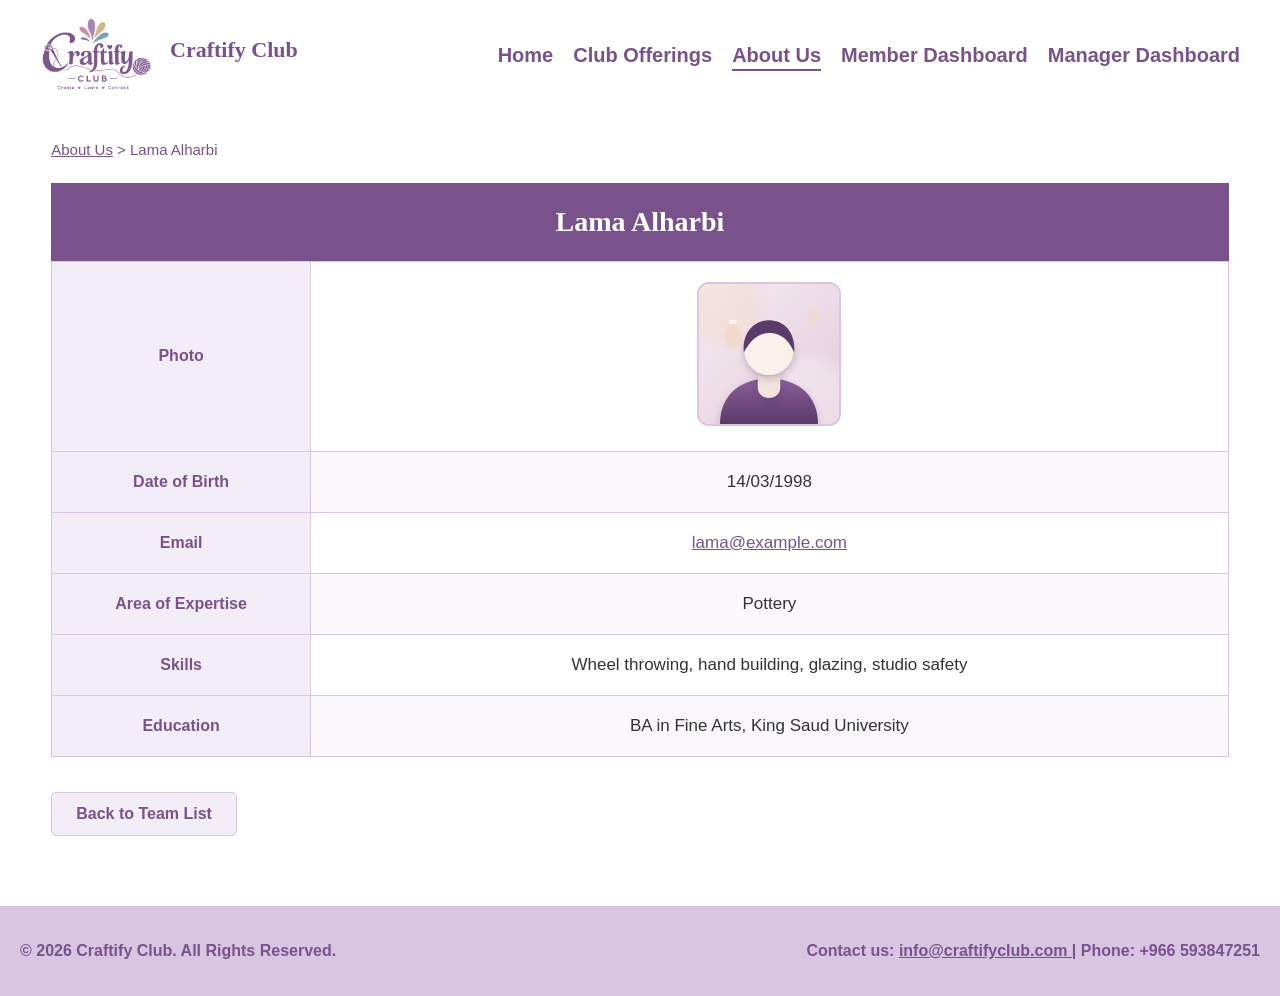
<file: profile-lama.html>
<!DOCTYPE html>
<html lang="en">

<head>
<meta charset="UTF-8">
<meta name="viewport" content="width=device-width, initial-scale=1.0">
<title>Lama Alharbi - Craftify Club</title>
<link rel="stylesheet" href="style.css">
</head>

<body class="profile-page">

<header>
    <nav class="navbar">
        <div class="brand">
            <img src="images/logo.png" alt="Craftify Club Logo" class="logo">
            <p class="brand-name">Craftify Club</p>
        </div>

        <ul>
            <li><a href="index.html">Home</a></li>
            <li><a href="offerings.html">Club Offerings</a></li>
            <li><a href="AboutUs.html" class="active">About Us</a></li>
            <li><a href="MemberDashboard.html">Member Dashboard</a></li>
            <li><a href="manager-dashboard.html">Manager Dashboard</a></li>
        </ul>
    </nav>
</header>

<main>

<p class="breadcrumb">
    <a href="AboutUs.html">About Us</a> &gt; Lama Alharbi
</p>

<table class="profile-table">
    <caption class="sr-only">Profile of Lama Alharbi, Activity Leader</caption>

    <thead>
        <tr>
            <th colspan="2" class="profile-name">Lama Alharbi</th>
        </tr>
    </thead>

    <tbody>
        <tr>
            <th scope="row">Photo</th>
            <td><img src="images/instructor-lama.svg" alt="Photo of Lama Alharbi" class="profile-photo"></td>
        </tr>
        <tr>
            <th scope="row">Date of Birth</th>
            <td>14/03/1998</td>
        </tr>
        <tr>
            <th scope="row">Email</th>
            <td><a href="mailto:lama@example.com">lama@example.com</a></td>
        </tr>
        <tr>
            <th scope="row">Area of Expertise</th>
            <td>Pottery</td>
        </tr>
        <tr>
            <th scope="row">Skills</th>
            <td>Wheel throwing, hand building, glazing, studio safety</td>
        </tr>
        <tr>
            <th scope="row">Education</th>
            <td>BA in Fine Arts, King Saud University</td>
        </tr>
    </tbody>
</table>

<a href="AboutUs.html" class="back-button">Back to Team List</a>

</main>

<footer>
    <p>&copy; 2026 Craftify Club. All Rights Reserved.</p>

    <p class="email">
        Contact us:
        <a href="mailto:info@craftifyclub.com">
            info@craftifyclub.com
        </a>
        | Phone: +966 593847251
    </p>
</footer>

<script src="script.js"></script>
</body>
</html>
</file>
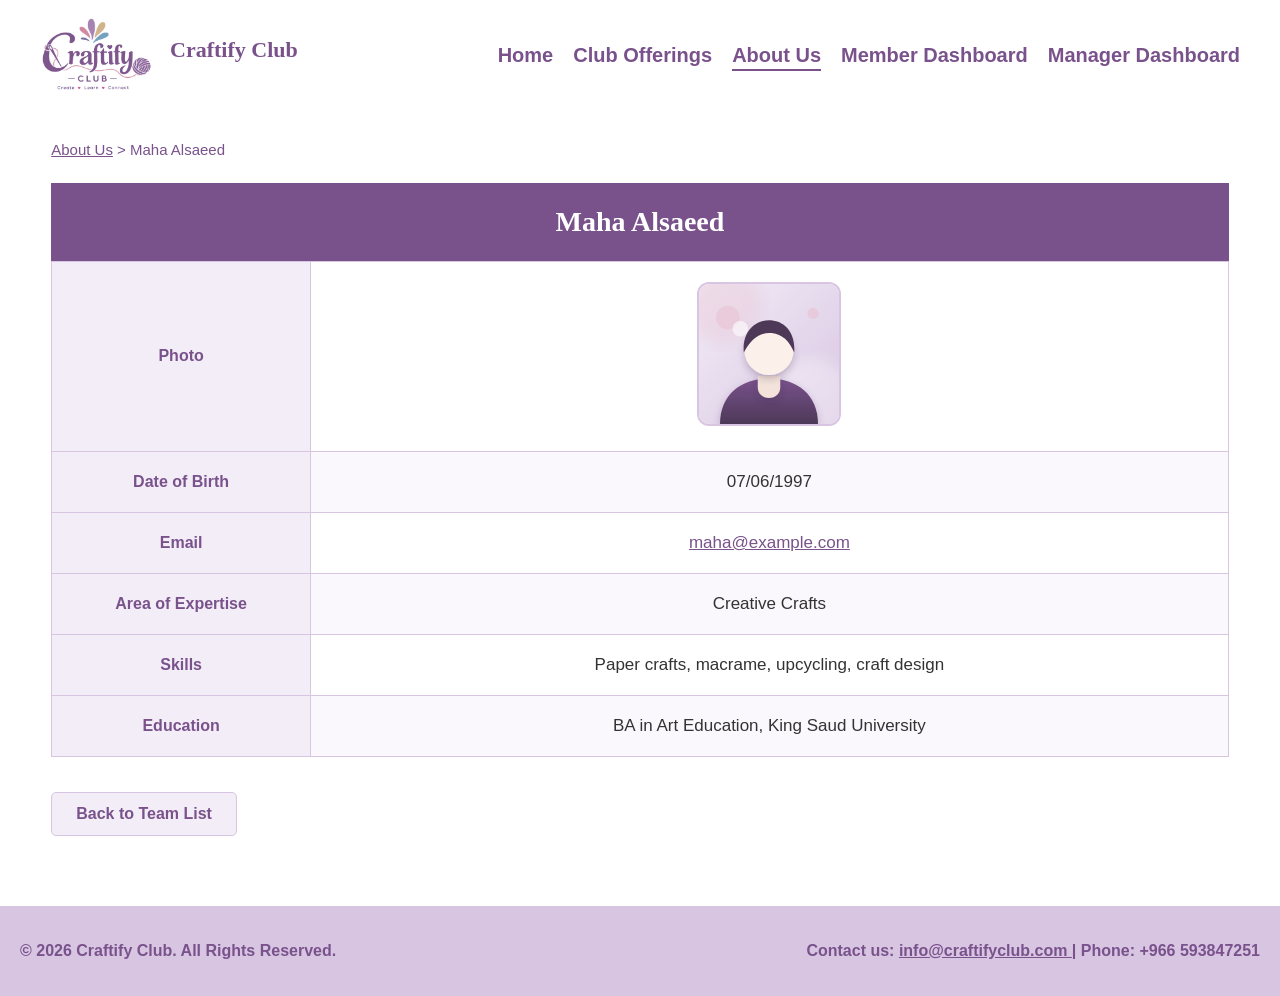
<file: profile-maha.html>
<!DOCTYPE html>
<html lang="en">

<head>
<meta charset="UTF-8">
<meta name="viewport" content="width=device-width, initial-scale=1.0">
<title>Maha Alsaeed - Craftify Club</title>
<link rel="stylesheet" href="style.css">
</head>

<body class="profile-page">

<header>
    <nav class="navbar">
        <div class="brand">
            <img src="images/logo.png" alt="Craftify Club Logo" class="logo">
            <p class="brand-name">Craftify Club</p>
        </div>

        <ul>
            <li><a href="index.html">Home</a></li>
            <li><a href="offerings.html">Club Offerings</a></li>
            <li><a href="AboutUs.html" class="active">About Us</a></li>
            <li><a href="MemberDashboard.html">Member Dashboard</a></li>
            <li><a href="manager-dashboard.html">Manager Dashboard</a></li>
        </ul>
    </nav>
</header>

<main>

<p class="breadcrumb">
    <a href="AboutUs.html">About Us</a> &gt; Maha Alsaeed
</p>

<table class="profile-table">
    <caption class="sr-only">Profile of Maha Alsaeed, Instructor</caption>

    <thead>
        <tr>
            <th colspan="2" class="profile-name">Maha Alsaeed</th>
        </tr>
    </thead>

    <tbody>
        <tr>
            <th scope="row">Photo</th>
            <td><img src="images/instructor-maha.svg" alt="Photo of Maha Alsaeed" class="profile-photo"></td>
        </tr>
        <tr>
            <th scope="row">Date of Birth</th>
            <td>07/06/1997</td>
        </tr>
        <tr>
            <th scope="row">Email</th>
            <td><a href="mailto:maha@example.com">maha@example.com</a></td>
        </tr>
        <tr>
            <th scope="row">Area of Expertise</th>
            <td>Creative Crafts</td>
        </tr>
        <tr>
            <th scope="row">Skills</th>
            <td>Paper crafts, macrame, upcycling, craft design</td>
        </tr>
        <tr>
            <th scope="row">Education</th>
            <td>BA in Art Education, King Saud University</td>
        </tr>
    </tbody>
</table>

<a href="AboutUs.html" class="back-button">Back to Team List</a>

</main>

<footer>
    <p>&copy; 2026 Craftify Club. All Rights Reserved.</p>

    <p class="email">
        Contact us:
        <a href="mailto:info@craftifyclub.com">
            info@craftifyclub.com
        </a>
        | Phone: +966 593847251
    </p>
</footer>

<script src="script.js"></script>
</body>
</html>
</file>
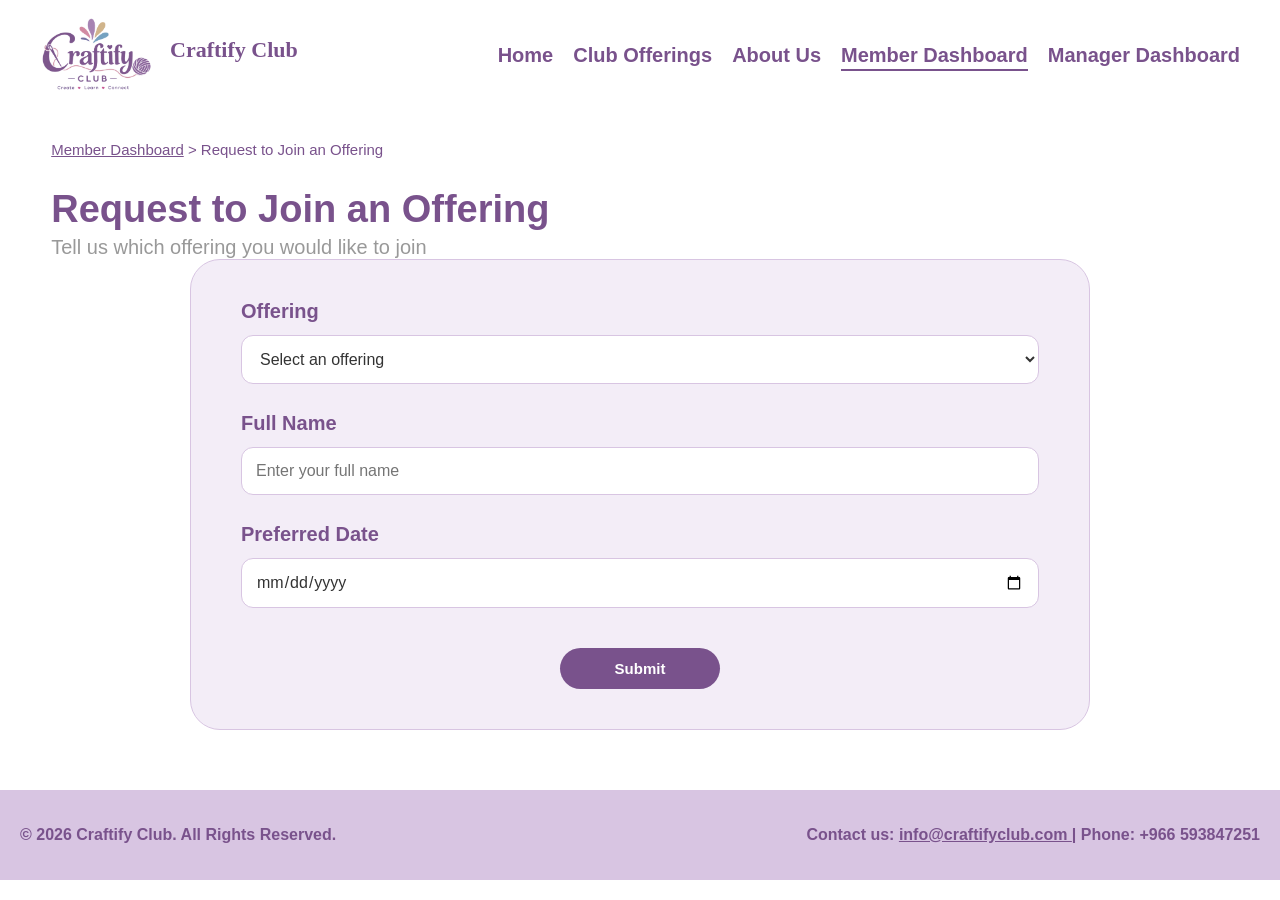
<file: request-offering.html>
<!DOCTYPE html>
<html lang="en">

<head>
<meta charset="UTF-8">
<meta name="viewport" content="width=device-width, initial-scale=1.0">
<title>Request to Join an Offering - Craftify Club</title>
<link rel="stylesheet" href="style.css">
</head>

<body class="evaluation-page request-page">

<header>
    <nav class="navbar">
        <div class="brand">
            <img src="images/logo.png" alt="Craftify Club Logo" class="logo">
            <p class="brand-name">Craftify Club</p>
        </div>

        <ul>
            <li><a href="index.html">Home</a></li>
            <li><a href="offerings.html">Club Offerings</a></li>
            <li><a href="AboutUs.html">About Us</a></li>
            <li><a href="MemberDashboard.html" class="active">Member Dashboard</a></li>
            <li><a href="manager-dashboard.html">Manager Dashboard</a></li>
        </ul>
    </nav>
</header>

<main>

<p class="breadcrumb">
    <a href="MemberDashboard.html">Member Dashboard</a> &gt; Request to Join an Offering
</p>

<section class="page-heading">
    <h1>Request to Join an Offering</h1>
    <p>Tell us which offering you would like to join</p>
</section>

<form action="#" method="post" class="request-form">

    <div class="form-panel">

        <div class="request-field">
            <label for="offering">Offering</label>
            <select id="offering" name="offering" required>
                <option value="" selected disabled>Select an offering</option>
                <option value="creative-crafts">Creative Crafts Workshop</option>
                <option value="painting-lab">Painting Lab</option>
                <option value="pottery-studio">Pottery Studio</option>
            </select>
        </div>

        <div class="request-field">
            <label for="full-name">Full Name</label>
            <input type="text" id="full-name" name="full-name" placeholder="Enter your full name" required>
        </div>

        <div class="request-field">
            <label for="preferred-date">Preferred Date</label>
            <input type="date" id="preferred-date" name="preferred-date" required>
        </div>

        <button type="submit" class="submit-button">Submit</button>

    </div>

</form>

</main>

<footer>
    <p>&copy; 2026 Craftify Club. All Rights Reserved.</p>

    <p class="email">
        Contact us:
        <a href="mailto:info@craftifyclub.com">
            info@craftifyclub.com
        </a>
        | Phone: +966 593847251
    </p>
</footer>

<script src="script.js"></script>
</body>
</html>
</file>
<file: style.css>
body {
    margin: 0;
    font-family: Arial, sans-serif;
}

.navbar {
    display: flex;
    justify-content: space-between;
    align-items: center;
    background-color: white;
    padding: 15px 40px;
      color: #79528C;
    width: 100%;
    box-sizing: border-box;
}


.logo {
    width: 120px;
    height: auto;
}

.navbar ul {
    display: flex;
    list-style: none;
    margin: 0;
    padding: 0;
    gap: 20px;
    margin-left: auto;
}

.navbar a {
    text-decoration: none;
    color: #79528C;
    font-weight: bold;
    font-size: 20px;
}
.brand-name{
    font-family: Georgia,serif;
    font-weight: bold;
    font-size: 22px;
    white-space: nowrap;
    color: #79528C !important;


}


.brand {
gap: 10px;
    display: flex;
    flex-direction: row;
    align-items: flex-start;
}

.navbar a:hover {
    color: #c6a7da;
}

.hero {
    display: flex;
    justify-content: space-between;
    gap: 30px;
    padding: 30px;
    background-color: #F3EDF7;
    border: 1px solid #D8C5E2;
    border-radius: 10px;
   
}

.hero-text {
    width: 50%;
    text-align: left;

}

.hero-text h1 {
    color: #79528C;
    margin-bottom: 10px;
}

.hero-text p {
    color:#79528C;
    line-height: 1.6;
    font-size: 20px;
    text-align:justify;
    font-weight:500;
}

.hero-image {
    width: 40%;
    height: 250px;
    object-fit: cover;
    border: 1px solid #D8C5E2;
    border-radius: 8px;
    
}
.offerings {
    padding: 40px;
    text-align: center;
}

.offerings-container {
    display: flex;
    gap: 50px;
    justify-content: center;
    flex-wrap: wrap;
}

.offering-card {
    background-color:white ;
    border: 1px solid #555;
    border-radius: 10px;
    box-sizing: border-box;
    transition: transform 0.3s;
    width: 250px;
    padding: 20px;
}

.offering-card img {
    width: 100%;
    height: 180px;
    object-fit: cover;
    border-radius: 10px;
}
.extra{
display: none ;
}
.offering-card:hover .extra{
display: block;
}
.offering-card:hover{
    transform:scale(1.05);
}
.reviews {
    background-color:#D8C5E2;
    padding: 40px;
    text-align: center;
}

.reviews-container {
    display: flex;
    gap: 30px;
    justify-content: center;
    flex-wrap: wrap;
}

.review-card {
    
    border: 1px solid #555;
    box-sizing: border-box;
    background-color: white;
    width: 250px;
    padding: 20px;
    border-radius: 10px;
}
.gallery {
    padding: 40px;
    text-align: center;
}

.gallery-container {
    display: flex;
    gap: 20px;
    justify-content: space-between;
    flex-wrap: wrap;
    
}


.gallery-card {
    width: 30%;
    padding: 15px;
    background-color: white;
    border: 1px solid #D8C5E2;
    border-radius: 10px;
    box-sizing: border-box;
}

.gallery-card img {
    width: 100%;
    height: 180px;
    object-fit:contain;
    border-radius: 5px;}
    footer{   
         background-color:#D8C5E2;
        display: flex;
        justify-content: space-between;
        padding: 20px;
        font-weight: bold;
        color: #79528C;
      
}
.email{margin-left: auto; text-align: right;}
footer a {
    color:#79528C;
}
footer a:hover {
    color: #c6a7da;
}
 /* My Offerings Page */
 
.offerings-page main,.add-offering-page main { margin:30px 4%; 
width:96%;
}
.offerings-page .offerings-intro { 
display: flex; 
align-items: center;
 gap: 30px; 
padding: 40px;
 margin-bottom: 35px;
 background-color: #F3EDF7; 
 border: 1px solid #D8C5E2;
 border-radius: 10px;
 box-sizing: border-box; 
 min-height:220px;}
 
.offerings-page .offerings-intro img { 
width: 220px;
 height: 150px; 
object-fit: cover;
 border-radius: 8px; 
 flex-shrink: 0; }
 
.offerings-page .offerings-intro-text { 
flex: 1; }
.offerings-page .offerings-intro h1 { 
color: #79528C;
font-size: 32px;
 margin: 0 0 15px; }
 
.offerings-page .offerings-intro p { 
color: #79528C; 
font-size: 18px; 
line-height: 1.8; 
margin: 0; }
.offerings-page .sorting { 
display: flex; 
align-items:center;
gap:80px; 
margin: 35px 0;
font-size: 18px; 
font-weight: bold; 
flex-wrap: wrap;
color: #79528C; }


.offerings-page .sort-select {
width: 130px;
padding: 10px;
border: 1px solid #D8C5E2;
border-radius: 5px;
background-color: white;
color: #79528C;
font-size: 15px;
cursor: pointer;
box-sizing: border-box;

}
.offerings-page .offerings-list { 
display: flex; 
flex-direction: column; 
align-items: center; 
gap: 45px; 
margin:40px 0 60px; }
.offerings-list .offering:hover {
    background-color: #D8C5E2;
    border-color: #79528C;
}

.offerings-page .offering { 
box-sizing: border-box; 
width: 100%; 
max-width: 1000px;
 min-height: 190px; 
 border: 1px solid #D8C5E2; 
 border-radius: 10px; 
 padding: 25px; 
 display: flex; 
 align-items: center;
 gap: 30px; 
 background-color: white; }
 
.offerings-page .offering img {
width: 200px; 
height: 130px;
object-fit: cover;
border-radius: 8px; 
flex-shrink: 0; }

.offerings-page .offering-info {
	flex: 1; }
	
.offerings-page .offering h2 { 
font-size: 23px;
color: #79528C;
 margin: 0 0 12px; }
 
.offerings-page .offering p {
font-size: 16px; 
color: #666;
line-height: 1.7;
 margin: 0 0 15px; }
 
.offerings-page .price {
display: inline-block;
padding: 8px 12px;
font-size: 14px;
 border: 1px solid #D8C5E2;
 border-radius: 5px; 
 color: #79528C;
 }
 
 .offerings-page .category {
display: inline-block;
padding: 8px 12px;
font-size: 14px;
 border: 1px solid #D8C5E2;
 border-radius: 5px; 
 color: #79528C;
margin-right:80px }
 .offerings-page .category{
	 background-color:#79528C;
 color:white;}
 

/* Add Offering Page */

.add-offering-page .breadcrumb { 
    font-size: 15px;
    color: #79528C;
    margin: 0 0 5px;
}

.add-offering-page .page-intro {
    border: 1px solid #D8C5E2; 
    background-color: #F3EDF7;
    border-radius: 10px;
    padding: 40px;
    display: flex;
    align-items: center; 
    gap: 30px;
    margin-bottom: 35px;
    min-height: 220px;
    box-sizing: border-box;
}

.add-offering-page .page-intro img {
    width: 220px;
    height: 150px;
    object-fit: cover;
    border-radius: 8px;
    flex-shrink: 0;
}

.add-offering-page .page-intro h1 {
    font-size: 28px;
    color: #79528C;
    margin: 0 0 10px;
}

.add-offering-page .page-intro p {
    font-size: 16px;
    color: #79528C;
    line-height: 1.5;
    margin: 0;
}

.add-offering-page .offering-form { 
    border: 1px solid #D8C5E2;
    border-radius: 5px; 
    padding: 45px 5%; 
    margin: 30px 25px 60px;
    background-color: white;
    box-sizing: border-box;
}

.add-offering-page .form-field { 
    margin-bottom: 35px;
}

.add-offering-page .form-field label { 
    display: block;
    font-size: 16px; 
    font-weight: bold; 
    color: #79528C;
    margin-bottom: 10px;
}



.add-offering-page .offering-form input[type="text"],
.add-offering-page .offering-form input[type="number"] { 
    width: 100%;
    min-height: 75px;
    border: 1px solid #D8C5E2;
    border-radius: 5px;
    padding: 12px;
    box-sizing: border-box;
    font-size: 14px;
    color: #79528C;
    background-color: white;
}

.add-offering-page .offering-form input::placeholder {
    color: #999;
}

/* Image Upload Box */

.add-offering-page .image-box {
    min-height: 160px; 
    padding: 20px;
    box-sizing: border-box;
    border: 2px dashed #79528C; 
    border-radius: 8px;
    background-color: #F3EDF7; 
    display: flex; 
    flex-direction: column; 
    align-items: center; 
    justify-content: center; 
    gap: 10px; 
    color: #79528C; 
    text-align: center;
    font-size: 14px;
}

.breadcrumb a {
    color: #79528C!important;
    text-decoration: underline !important;
}
.add-offering-page .image-box p { 
    margin: 0;
    font-size: 14px;
}

.add-offering-page .image-box input[type="file"] {
    max-width: 100%; 
    padding: 8px; 
    background-color: white;
    border: 1px solid #D8C5E2; 
    border-radius: 5px;
    color: #79528C;
}

/* Description */

.add-offering-page .offering-form textarea {
    width: 100%;
    min-height: 160px;
    border: 1px solid #D8C5E2; 
    border-radius: 5px;
    padding: 15px;
    box-sizing: border-box;
    color: #79528C;
    font-size: 14px;
    font-family: Arial;
    resize: vertical;
}

.add-offering-page .offering-form textarea::placeholder {
    color: #999;
}

/* Buttons */

.add-offering-page .form-buttons {
    display: flex; 
    justify-content: flex-end;
    gap: 25px;
    margin-top: 45px; 
    margin-bottom: 40px;
}

.add-offering-page .cancel-button,
.add-offering-page .submit-button { 
    display: inline-block; 
    min-width: 90px; 
    padding: 10px;
    text-align: center;
    font-size: 14px; 
    border: 1px solid #D8C5E2; 
    border-radius: 5px;
    box-sizing: border-box;
}

.add-offering-page .cancel-button:hover { 
    background-color: white; 
    color: #79528C;
}

.add-offering-page .submit-button:hover { 
    background-color: #79528C; 
    color: white;
}

/* Mobile Screen */

@media screen and (max-width: 600px) { 

    .offerings-page .offerings-intro,
    .add-offering-page .page-intro { 
        flex-direction: column; 
        align-items: flex-start;
        padding: 18px;
    }

    .offerings-page .offerings-intro img,
    .add-offering-page .page-intro img {
        width: 100%;
        height: 180px;
    }

    .offerings-page .offering {
        width: 100%;
        padding: 15px;
        gap: 12px;
    }

    .offerings-page .offering img {
        width: 100px;
        height: 80px;
    }

    .offerings-page .offering h2 {
        font-size: 17px;
    }

    .offerings-page .offering p {
        font-size: 14px;
    }

    .add-offering-page .offering-form {
        padding: 18px;
        margin-left: 0;
        margin-right: 0;
    }
}


.about-page main {
    margin: 30px 4%;
    width: 92%;
}

.about-page .navbar a.active {
    border-bottom: 2px solid #79528C;
    padding-bottom: 3px;
}

.about-page hr {
    border: none;
    border-top: 1px solid #D8C5E2;
    margin: 40px 0;
}

.about-page .mission {
    padding: 40px 60px;
    background-color: #F3EDF7;
    border: 1px solid #D8C5E2;
    border-radius: 25px;
    box-sizing: border-box;
}

.about-page .mission h1 {
    color: #79528C;
    font-size: 36px;
    margin: 0 0 15px;
}

.about-page .mission p {
    color: #79528C;
    font-size: 19px;
    line-height: 1.8;
    margin: 0;
}

.about-page .team {
    max-width: 900px;
    margin: 0 auto;
}

.about-page .team h2,
.about-page .join-team h2 {
    color: #79528C;
    font-size: 30px;
    margin: 0 0 8px;
}

.about-page .team-hint {
    color: #666;
    font-size: 14px;
    margin: 0 0 25px;
}

.about-page .team-list {
    display: flex;
    flex-wrap: nowrap;
    gap: 20px;
    overflow-x: auto;
    padding: 5px 2px 20px;
}

.about-page .team-card {
    flex: 0 0 calc((100% - 40px) / 3);
    box-sizing: border-box;
    padding: 25px 15px;
    text-align: center;
    background-color: white;
    border: 1px solid #D8C5E2;
    border-radius: 12px;
    transition: transform 0.3s;
}

.about-page .team-card:hover {
    transform: scale(1.04);
    background-color: #F3EDF7;
}

.about-page .team-card .avatar {
    display: flex;
    align-items: center;
    justify-content: center;
    width: 110px;
    height: 110px;
    margin: 0 auto 15px;
    border-radius: 50%;
    background-color: #79528C;
    color: white;
    font-family: Georgia, serif;
    font-size: 36px;
    font-weight: bold;
    letter-spacing: 1px;
}

.about-page .team-card a {
    display: block;
    color: #79528C;
    font-weight: bold;
    font-size: 17px;
    text-decoration: underline;
    margin-bottom: 8px;
}

.about-page .team-card a:hover {
    color: #c6a7da;
}

.about-page .team-card p {
    color: #666;
    font-size: 14px;
    margin: 0;
}

.about-page .join-team {
    padding: 40px 20px;
    text-align: center;
    background-color: #F3EDF7;
    border: 1px solid #D8C5E2;
    border-radius: 30px;
    box-sizing: border-box;
}

.about-page .join-intro {
    color: #666;
    font-size: 14px;
    margin: 0 0 25px;
}

.about-page .join-form {
    max-width: 560px;
    margin: 0 auto;
}

.about-page .form-card {
    text-align: left;
    padding: 30px;
    background-color: white;
    border: 1px solid #D8C5E2;
    border-radius: 12px;
    box-sizing: border-box;
}

.about-page .form-field {
    margin-bottom: 20px;
}

.about-page .form-field label {
    display: block;
    font-size: 14px;
    font-weight: bold;
    color: #79528C;
    margin-bottom: 8px;
}

.about-page .form-field input[type="text"],
.about-page .form-field input[type="email"],
.about-page .form-field input[type="date"],
.about-page .form-field input[type="file"],
.about-page .form-field select {
    width: 100%;
    box-sizing: border-box;
    padding: 10px;
    font-size: 14px;
    font-family: Arial, sans-serif;
    color: #333;
    background-color: #F3EDF7;
    border: 1px solid #D8C5E2;
    border-radius: 5px;
}

.about-page .form-field input:focus,
.about-page .form-field select:focus {
    outline: none;
    border-color: #79528C;
}

.about-page .submit-button {
    display: block;
    margin: 25px auto 0;
    padding: 12px 50px;
    font-size: 15px;
    font-weight: bold;
    color: white;
    background-color: #79528C;
    border: none;
    border-radius: 999px;
    cursor: pointer;
}

.about-page .submit-button:hover {
    background-color: #c6a7da;
}

@media screen and (max-width: 600px) {
    .about-page .mission {
        padding: 25px;
    }

    .about-page .team-card {
        flex: 0 0 70%;
    }

    .about-page .form-card {
        padding: 20px;
    }
}


.member-dashboard-page main {
    margin: 30px 4%;
    width: 92%;
}

.member-dashboard-page .navbar a.active {
    border-bottom: 2px solid #79528C;
    padding-bottom: 3px;
}

.member-dashboard-page .dashboard-panel {
    padding: 40px;
    background-color: #F3EDF7;
    border: 1px solid #D8C5E2;
    border-radius: 30px;
    box-sizing: border-box;
}

.member-dashboard-page .dashboard-panel h1 {
    color: #79528C;
    font-size: 36px;
    margin: 0 0 40px;
}

.member-dashboard-page .dashboard-actions {
    display: flex;
    gap: 40px;
    margin-bottom: 50px;
}

.member-dashboard-page .action-card {
    flex: 1;
    display: flex;
    align-items: center;
    justify-content: space-between;
    gap: 20px;
    padding: 30px;
    background-color: white;
    border: 1px solid #D8C5E2;
    border-radius: 12px;
    text-decoration: none;
    box-sizing: border-box;
    transition: transform 0.3s, background-color 0.3s;
}

.member-dashboard-page .action-card:hover {
    transform: scale(1.03);
    background-color: #D8C5E2;
}

.member-dashboard-page .action-card h2 {
    color: #79528C;
    font-size: 22px;
    margin: 0 0 8px;
}

.member-dashboard-page .action-card p {
    color: #666;
    font-size: 15px;
    margin: 0;
}

.member-dashboard-page .action-card .arrow {
    color: #79528C;
    font-size: 28px;
    font-weight: bold;
}

.member-dashboard-page .requests h2 {
    color: #79528C;
    font-size: 26px;
    margin: 0 0 6px;
}

.member-dashboard-page .requests-hint {
    color: #666;
    font-size: 14px;
    margin: 0 0 20px;
}

.member-dashboard-page .table-wrapper {
    overflow-x: auto;
}

.member-dashboard-page .requests-table {
    width: 100%;
    border-collapse: collapse;
    background-color: white;
    border: 1px solid #D8C5E2;
}

.member-dashboard-page .requests-table th {
    padding: 16px 20px;
    text-align: left;
    font-size: 15px;
    color: white;
    background-color: #79528C;
}

.member-dashboard-page .requests-table td {
    padding: 18px 20px;
    font-size: 15px;
    color: #333;
}

.member-dashboard-page .requests-table tbody tr:nth-child(even) {
    background-color: #F3EDF7;
}

.member-dashboard-page .requests-table tbody tr:hover {
    background-color: #D8C5E2;
}

.member-dashboard-page .status {
    display: inline-block;
    min-width: 90px;
    padding: 6px 14px;
    text-align: center;
    font-size: 13px;
    font-weight: bold;
    border: 1px solid #79528C;
    border-radius: 999px;
}

.member-dashboard-page .status.pending {
    background-color: #FFF4D6;
    color: #7A5A00;
    border-color: #E0B94A;
}

.member-dashboard-page .status.declined {
    background-color: #FBE3E3;
    color: #8A2A2A;
    border-color: #D98080;
}

.member-dashboard-page .status.completed {
    background-color: #E1F3E4;
    color: #1F6B2E;
    border-color: #7CBF8A;
}

.member-dashboard-page .requests-count {
    color: #666;
    font-size: 14px;
    margin: 20px 0 0;
}

@media screen and (max-width: 600px) {
    .member-dashboard-page .dashboard-panel {
        padding: 20px;
    }

    .member-dashboard-page .dashboard-actions {
        flex-direction: column;
        gap: 20px;
    }
}


.evaluation-page main {
    margin: 30px 4%;
    width: 92%;
}

.evaluation-page .navbar a.active {
    border-bottom: 2px solid #79528C;
    padding-bottom: 3px;
}

.evaluation-page .breadcrumb {
    font-size: 15px;
    color: #79528C;
    margin: 0 0 30px;
}

.evaluation-page .breadcrumb a {
    color: #79528C;
}

.evaluation-page .page-heading h1 {
    color: #79528C;
    font-size: 38px;
    margin: 0 0 5px;
}

.evaluation-page .page-heading p {
    color: #999;
    font-size: 20px;
    margin: 0;
}

.evaluation-page .sr-only {
    position: absolute;
    width: 1px;
    height: 1px;
    overflow: hidden;
    clip-path: inset(50%);
    white-space: nowrap;
}

.evaluation-page .select-row {
    display: flex;
    justify-content: flex-end;
    margin: 30px 0;
}

.evaluation-page .select-row select {
    min-width: 230px;
    padding: 12px;
    font-size: 15px;
    color: #79528C;
    background-color: white;
    border: 1px solid #D8C5E2;
    border-radius: 5px;
    cursor: pointer;
}

.evaluation-page .form-panel {
    max-width: 900px;
    margin: 0 auto 60px;
    padding: 40px 50px;
    background-color: #F3EDF7;
    border: 1px solid #D8C5E2;
    border-radius: 30px;
    box-sizing: border-box;
}

.evaluation-page .rating-group {
    border: none;
    margin: 0 0 40px;
    padding: 0;
}

.evaluation-page .rating-group legend,
.evaluation-page .feedback-group label {
    display: block;
    padding: 0;
    margin-bottom: 12px;
    font-size: 20px;
    font-weight: bold;
    color: #79528C;
}

.evaluation-page .star-rating {
    position: relative;
    display: inline-flex;
    flex-direction: row-reverse;
    gap: 10px;
    padding: 8px 25px;
    background-color: white;
    border: 1px solid #D8C5E2;
    border-radius: 999px;
}

.evaluation-page .star-rating input {
    position: absolute;
    opacity: 0;
    width: 1px;
    height: 1px;
}

.evaluation-page .star-rating label {
    font-size: 36px;
    line-height: 1;
    color: #ccc;
    cursor: pointer;
}

.evaluation-page .star-rating input:checked ~ label,
.evaluation-page .star-rating label:hover,
.evaluation-page .star-rating label:hover ~ label {
    color: #E0B94A;
}

.evaluation-page .star-rating input:focus-visible + label {
    outline: 2px solid #79528C;
    border-radius: 4px;
}

.evaluation-page .feedback-group textarea {
    display: block;
    width: 100%;
    box-sizing: border-box;
    padding: 20px;
    font-size: 16px;
    font-family: Arial, sans-serif;
    color: #333;
    background-color: white;
    border: 1px solid #D8C5E2;
    border-radius: 20px;
    resize: vertical;
}

.evaluation-page .feedback-group textarea:focus {
    outline: none;
    border-color: #79528C;
}

.evaluation-page .submit-button {
    display: block;
    margin: 40px auto 0;
    padding: 12px 55px;
    font-size: 15px;
    font-weight: bold;
    color: white;
    background-color: #79528C;
    border: none;
    border-radius: 999px;
    cursor: pointer;
}

.evaluation-page .submit-button:hover {
    background-color: #c6a7da;
}

@media screen and (max-width: 600px) {
    .evaluation-page .form-panel {
        padding: 25px 20px;
    }

    .evaluation-page .select-row select {
        width: 100%;
    }

    .evaluation-page .star-rating label {
        font-size: 30px;
    }


}

/*Manager dashboard*/

.manager-main {
width: 92%;
max-width: 1280px;
margin: 28px auto 55px;
color: #493b50;
}

.manager-title-row { 
display:flex;
justify-content:space-between; 
align-items:center; 
gap:24px; 
margin-bottom:24px; 
}

.manager-title-row h1, .manager-page-heading h1 { 
color:#79528C; 
font-size:32px; 
margin:0 0 8px;
}

.manager-subtitle { color:#786f7b; font-size:15px; margin:0; line-height:1.6; }
.manager-stats { display:flex; flex-wrap:wrap; gap:18px; margin:25px 0; }
.manager-stat {
    flex:1 1 190px; min-width:160px; background:#fff; border:1px solid #D8C5E2;
    border-radius:10px; padding:20px 22px; box-shadow:0 3px 12px rgba(85,55,100,.05);
}
.manager-stat-label { display:flex; justify-content:space-between; align-items:center; color:#79528C; font-size:14px; font-weight:bold; }
.manager-stat-label span { display:inline-grid; place-items:center; width:34px; height:34px; border-radius:9px; background:#F3EDF7; font-size:18px; }
.manager-stat strong { display:block; color:#4d3858; font-size:30px; margin:11px 0 2px; }
.manager-stat strong em { font-size:14px; color:#8b8290; font-style:normal; }
.manager-stat small { color:#8a818e; font-size:12px; }
.manager-two-columns { display:grid; grid-template-columns:1fr 1fr; gap:20px; align-items:start; }
.manager-panel {
    background:#fff; border:1px solid #D8C5E2; border-radius:10px; padding:24px;
    margin:20px 0; box-shadow:0 3px 12px rgba(85,55,100,.04);
}
.manager-panel h2 { color:#79528C; font-size:20px; margin:0 0 7px; }
.manager-panel h3 { color:#79528C; }
.manager-panel-heading { display:flex; justify-content:space-between; align-items:flex-start; gap:12px; margin-bottom:20px; }
.manager-panel-heading p, .manager-panel-intro { color:#847b88; font-size:13px; margin:4px 0 0; }
.manager-chip { color:#79528C; background:#F3EDF7; border-radius:20px; padding:7px 11px; font-size:10px; font-weight:bold; letter-spacing:1px; white-space:nowrap; }
.manager-form { display:flex; flex-direction:column; gap:14px; }
.manager-field { display:flex; flex-direction:column; gap:7px; }
.manager-field label { color:#57485e; font-size:13px; font-weight:bold; }
.manager-field input, .manager-field select, .manager-field textarea {
    width:100%; box-sizing:border-box; border:1px solid #d9cddd; border-radius:6px;
    padding:11px 12px; font-family:Arial,sans-serif; font-size:13px; color:#514858; background:#fff;
}
.manager-field input:focus, .manager-field select:focus, .manager-field textarea:focus { outline:2px solid #eadcf0; border-color:#79528C; }
.manager-form button { align-self:flex-start; margin-top:4px; }
.manager-note { color:#928995; font-size:11px; line-height:1.6; margin:13px 0 0; }
.manager-status { display:inline-block; padding:5px 10px; border-radius:20px; font-size:11px; font-weight:bold; white-space:nowrap; }
.manager-status.active { background:#e5f3e9; color:#327449; }
.manager-status.expired { background:#fbe8e8; color:#a83c43; }
.manager-status.pending { background:#fff2d8; color:#8b650e; }
.manager-review { padding:15px 0; border-bottom:1px solid #eee7f0; }
.manager-review:last-of-type { border-bottom:0; }
.manager-review-top { display:flex; justify-content:space-between; align-items:center; gap:10px; flex-wrap:wrap; }
.manager-review-top strong { color:#594c60; font-size:13px; }
.manager-stars { color:#d9a33b; letter-spacing:2px; }
.manager-review p { color:#756b7a; font-size:13px; line-height:1.6; margin:8px 0; }
.manager-actions { display:flex; gap:15px; }
.manager-actions a, .manager-text-link { color:#79528C; text-decoration:none; font-size:12px; font-weight:bold; }
.manager-actions a:hover, .manager-text-link:hover { text-decoration:underline; }
.manager-actions .hide { color:#956d35; }
.manager-actions .delete { color:#b34a53; }
.manager-table-panel { margin-top:20px; }
.manager-table-scroll { width:100%; overflow-x:auto; }
.manager-table { width:100%; border-collapse:collapse; min-width:570px; }
.manager-table th { background:#F3EDF7; color:#79528C; font-size:12px; text-align:left; padding:13px 12px; }
.manager-table td { color:#655b69; font-size:13px; padding:14px 12px; border-bottom:1px solid #eee8f1; }
.manager-table tbody tr:last-child td { border-bottom:0; }
.manager-table td strong { color:#514257; }
.manager-quick-links a {
display:flex; flex-wrap:wrap; gap:14px; margin:20px;
margin-bottom: 20px; 
}
.manager-quick-links a:hover {
    transform: scale(1.03);
    background-color: #D8C5E2;
}
.manager-quick-links a { flex:1 1 220px; display:flex; flex-direction:column; gap:7px; background:#F3EDF7; border:1px solid #D8C5E2; border-radius:9px; padding:17px; text-decoration:none; }
.manager-quick-links strong { color:#79528C; font-size:14px; }
.manager-quick-links span { color:#827687; font-size:12px; }
.manager-page-heading { margin-bottom:24px; }
.manager-request-panel { max-width:850px; margin:0 auto; padding:30px; }
.manager-request-panel h2 { margin-bottom:5px; }
.manager-request-form { display:grid; grid-template-columns:1fr 1fr; gap:17px 20px; margin-top:22px; }
.manager-field-wide { grid-column:1 / -1; }
.manager-request-form button { grid-column:1 / -1; justify-self:start; }
.manager-profile-hero { display:flex; align-items:center; gap:22px; background:#F3EDF7; border:1px solid #D8C5E2; border-radius:10px; padding:25px; margin:20px 0; }
.manager-profile-avatar { width:88px; height:88px; border-radius:50%; display:grid; place-items:center; background:#D8C5E2; color:#79528C; font-size:26px; font-weight:bold; flex-shrink:0; }
.manager-profile-hero h2 { color:#79528C; font-size:24px; margin:9px 0 4px; }
.manager-profile-hero p { color:#766b7c; font-size:13px; margin:4px 0; }
.manager-profile-copy { color:#746a79; font-size:14px; line-height:1.9; }
.manager-subheading { font-size:15px; margin:20px 0 12px; }
.manager-tags { display:flex; flex-wrap:wrap; gap:8px; }
.manager-tags span { background:#F3EDF7; color:#79528C; border-radius:20px; padding:7px 12px; font-size:12px; font-weight:bold; }
.manager-detail-grid { display:grid; grid-template-columns:1fr 1fr; gap:12px; margin-top:15px; }
.manager-detail-grid div { background:#FAF7FB; border:1px solid #eee5f1; border-radius:7px; padding:13px; }
.manager-detail-grid small { display:block; color:#928895; font-size:11px; margin-bottom:5px; }
.manager-detail-grid strong { color:#594760; font-size:13px; }
@media (max-width: 900px) {
  .manager-main { width:94%; }
  .manager-two-columns { grid-template-columns:1fr; }
}
@media (max-width: 700px) {
  .manager-title-row { display:block; }
  .manager-title-row .manager-primary-button { margin-top:16px; }
  .manager-title-row h1, .manager-page-heading h1 { font-size:26px; }
  .manager-stats { gap:10px; }
  .manager-stat { flex:1 1 calc(50% - 10px); min-width:130px; padding:15px; }
  .manager-panel { padding:17px; }
  .manager-request-form { grid-template-columns:1fr; }
  .manager-field-wide, .manager-request-form button { grid-column:1; }
  .manager-profile-hero { align-items:flex-start; padding:17px; gap:13px; }
  .manager-profile-avatar { width:64px; height:64px; }
  .manager-quick-links { display:block; }
  .manager-quick-links a { margin-bottom:10px; }
}



/* DEFINITIVE MANAGER PAGE MATCH — mirrors MemberDashboard.html */
.manager-page-main {
    width: 92% !important;
    max-width: none !important;
    margin: 30px auto 55px !important;
    padding: 0 !important;
    box-sizing: border-box !important;
}
.manager-dashboard-panel {
    display: block !important;
    width: 100% !important;
    max-width: none !important;
    margin: 0 auto !important;
    padding: 40px !important;
    background-color: #F3EDF7 !important;
    border: 1px solid #D8C5E2 !important;
    border-radius: 30px !important;
    box-shadow: none !important;
    box-sizing: border-box !important;
    color: #493b50 !important;
}
.manager-dashboard-panel h1,
.manager-dashboard-panel h2,
.manager-dashboard-panel h3 {
    color: #79528C !important;
}
.manager-dashboard-panel .manager-heading-row {
    display: flex !important;
    justify-content: space-between !important;
    align-items: center !important;
    gap: 24px !important;
    margin-bottom: 28px !important;
}
.manager-dashboard-panel .manager-stats {
    display: flex !important;
    flex-wrap: wrap !important;
    gap: 18px !important;
    margin: 24px 0 30px !important;
}
.manager-dashboard-panel .manager-stat {
    flex: 1 1 190px !important;
    min-width: 150px !important;
    background: #fff !important;
    border: 1px solid #D8C5E2 !important;
    border-radius: 12px !important;
    padding: 20px !important;
    box-shadow: none !important;
}
.manager-dashboard-panel .manager-two-columns {
    display: grid !important;
    grid-template-columns: 1fr 1fr !important;
    gap: 20px !important;
    align-items: start !important;
}
.manager-dashboard-panel .manager-card {
    background: #fff !important;
    border: 1px solid #D8C5E2 !important;
    border-radius: 12px !important;
    padding: 25px !important;
    margin: 18px 0 !important;
    box-shadow: none !important;
}
.manager-dashboard-panel .manager-table {
    width: 100% !important;
    border-collapse: collapse !important;
    background: #fff !important;
}
.manager-dashboard-panel .manager-table th {
    background: #79528C !important;
    color: #fff !important;
    padding: 15px 16px !important;
    text-align: left !important;
}
.manager-dashboard-panel .manager-table td {
    padding: 15px 16px !important;
    border-bottom: 1px solid #eee !important;
}
.manager-dashboard-panel .manager-table tbody tr:nth-child(even) {
    background: #F3EDF7 !important;
}
.manager-dashboard-panel .manager-primary-button {
    background: #79528C !important;
    color: #fff !important;
    border: 1px solid #79528C !important;
    border-radius: 8px !important;
    padding: 12px 18px !important;
}
.manager-dashboard-panel .manager-card h2 {
    color: #79528C !important;
    font-size: 22px !important;
}
.manager-dashboard-panel .manager-subtitle {
    color: #666 !important;
}
.manager-dashboard-panel .manager-profile-hero {
    background: #fff !important;
    border: 1px solid #D8C5E2 !important;
    border-radius: 12px !important;
}
@media (max-width: 900px) {
    .manager-dashboard-panel .manager-two-columns { grid-template-columns: 1fr !important; }
}
@media (max-width: 700px) {
    .manager-page-main { width: 94% !important; }
    .manager-dashboard-panel { padding: 20px !important; border-radius: 22px !important; }
    .manager-dashboard-panel .manager-heading-row { align-items: flex-start !important; flex-direction: column !important; }
    .manager-dashboard-panel .manager-stat { flex: 1 1 calc(50% - 10px) !important; min-width: 125px !important; }
}

a.active {
    border-bottom: 2px solid #79528C;
    padding-bottom: 3px;
}


.sr-only {
    position: absolute;
    width: 1px;
    height: 1px;
    overflow: hidden;
    clip-path: inset(50%);
    white-space: nowrap;
}

.offerings-page .sorting {
    gap: 20px;
}

.offerings-page .sort-select {
    width: 210px;
}

.about-page .team-card .team-photo {
    display: block;
    width: 110px;
    height: 110px;
    margin: 0 auto 15px;
    border-radius: 50%;
    object-fit: cover;
    border: 3px solid #D8C5E2;
}

.profile-page main {
    margin: 30px 4%;
    width: 92%;
}

.profile-page .breadcrumb {
    font-size: 15px;
    color: #79528C;
    margin: 0 0 25px;
}

.profile-page .breadcrumb a {
    color: #79528C;
}

.profile-table {
    width: 100%;
    border-collapse: collapse;
    background-color: white;
    border: 1px solid #D8C5E2;
}

.profile-table .profile-name {
    padding: 22px;
    text-align: center;
    font-family: Georgia, serif;
    font-size: 28px;
    color: white;
    background-color: #79528C;
    border: 1px solid #79528C;
}

.profile-table th[scope="row"] {
    width: 22%;
    padding: 20px;
    text-align: center;
    font-size: 16px;
    color: #79528C;
    background-color: #F3EDF7;
    border: 1px solid #D8C5E2;
}

.profile-table td {
    padding: 20px;
    text-align: center;
    font-size: 17px;
    color: #333;
    border: 1px solid #D8C5E2;
}

.profile-table tbody tr:nth-child(even) td {
    background-color: #FBF8FD;
}

.profile-table a {
    color: #79528C;
}

.profile-photo {
    width: 140px;
    height: 140px;
    border-radius: 12px;
    object-fit: cover;
    border: 2px solid #D8C5E2;
}

.back-button {
    display: inline-block;
    margin: 35px 0 40px;
    padding: 12px 24px;
    font-size: 16px;
    font-weight: bold;
    color: #79528C;
    text-decoration: none;
    background-color: #F3EDF7;
    border: 1px solid #D8C5E2;
    border-radius: 5px;
}

.back-button:hover {
    color: white;
    background-color: #79528C;
}

@media screen and (max-width: 600px) {
    .profile-table th[scope="row"] {
        width: 30%;
        padding: 12px 8px;
        font-size: 14px;
    }

    .profile-table td {
        padding: 12px 8px;
        font-size: 15px;
    }

    .profile-table .profile-name {
        font-size: 22px;
    }
}

.request-page .request-field {
    margin-bottom: 28px;
}

.request-page .request-field label {
    display: block;
    margin-bottom: 12px;
    font-size: 20px;
    font-weight: bold;
    color: #79528C;
}

.request-page .request-field input,
.request-page .request-field select {
    display: block;
    width: 100%;
    box-sizing: border-box;
    padding: 14px;
    font-size: 16px;
    font-family: Arial, sans-serif;
    color: #333;
    background-color: white;
    border: 1px solid #D8C5E2;
    border-radius: 12px;
}

.request-page .request-field input:focus,
.request-page .request-field select:focus {
    outline: none;
    border-color: #79528C;
}


.add-offering-page .cancel-button {
    color: #79528C;
    text-decoration: none;
    background-color: white;
}

.add-offering-page .submit-button {
    font-family: Arial, sans-serif;
    color: #79528C;
    background-color: white;
    cursor: pointer;
}


.manager-dashboard-panel .manager-quick-links {
    display: flex;
    flex-wrap: wrap;
    gap: 20px;
    margin: 20px 0;
}

.manager-dashboard-panel .manager-quick-links a {
    margin: 0;
}

.manager-breadcrumb {
    margin: 0 0 20px;
    font-size: 15px;
    color: #79528C;
}

.manager-breadcrumb a {
    color: #79528C;
}

.manager-primary-button {
    cursor: pointer;
    font-family: Arial, sans-serif;
    font-size: 14px;
}

.manager-dashboard-panel .manager-delete-button {
    background: #a83c43 !important;
    border-color: #a83c43 !important;
}

.manager-team-list {
    list-style: none;
    margin: 0;
    padding: 0;
    display: flex;
    flex-direction: column;
    gap: 10px;
}

.manager-team-list label {
    display: flex;
    align-items: center;
    gap: 14px;
    padding: 10px 14px;
    font-size: 14px;
    font-weight: bold;
    color: #514257;
    background-color: #FAF7FB;
    border: 1px solid #D8C5E2;
    border-radius: 10px;
    cursor: pointer;
}

.manager-team-list label:hover {
    background-color: #F3EDF7;
}

.manager-team-list input[type="checkbox"] {
    width: 18px;
    height: 18px;
    accent-color: #79528C;
}

.manager-small-photo {
    width: 48px;
    height: 48px;
    border-radius: 50%;
    object-fit: cover;
    border: 2px solid #D8C5E2;
}


.offerings-page .sorting {
    display: flex;
    align-items: center;
    flex-wrap: wrap;
    gap: 12px;
}

.offerings-page .sort-select {
    min-width: 250px;
    padding: 10px 14px;
    border: 1px solid #D8C5E2;
    border-radius: 6px;
    background: #fff;
    color: #333;
    font-size: 15px;
}

.add-offering-page .form-message {
    margin: 18px 0;
    padding: 12px 16px;
    border-radius: 8px;
    font-weight: bold;
}

.add-offering-page .form-message:empty {
    display: none;
}

.add-offering-page .form-message.success {
    color: #216b36;
    background: #eaf7ed;
    border: 1px solid #a8d5b2;
}

.add-offering-page .form-message.error {
    color: #9b2525;
    background: #fff0f0;
    border: 1px solid #e5b3b3;
}


/* ================= HOME PAGE RESPONSIVE DESIGN (PHASE 3) ================= */
.home-page {
    max-width: 100%;
    overflow-x: hidden;
}

.home-page img {
    max-width: 100%;
}

.home-page .navbar {
    gap: 20px;
    flex-wrap: wrap;
}

.home-page .brand {
    align-items: center;
    flex-shrink: 0;
}

.home-page .navbar ul {
    flex-wrap: wrap;
    justify-content: flex-end;
    gap: 12px 18px;
}

.home-page .navbar a {
    font-size: clamp(14px, 1.25vw, 18px);
}

.home-page .hero,
.home-page .offerings,
.home-page .reviews,
.home-page .gallery {
    box-sizing: border-box;
    max-width: 100%;
}

.home-page .hero-image {
    max-width: 100%;
}

.home-page .offering-card,
.home-page .review-card,
.home-page .gallery-card {
    min-width: 0;
}

.home-page .gallery-card {
    flex: 1 1 260px;
}

.home-page .gallery-card img {
    display: block;
    max-width: 100%;
}

.home-page footer {
    flex-wrap: wrap;
    gap: 10px 24px;
}

.home-page .email {
    margin-left: 0;
    overflow-wrap: anywhere;
}

@media screen and (max-width: 900px) {
    .home-page .navbar {
        justify-content: center;
        padding: 14px 22px;
    }

    .home-page .navbar ul {
        justify-content: center;
        margin-left: 0;
    }

    .home-page .hero {
        align-items: center;
        gap: 22px;
        padding: 24px;
    }

    .home-page .hero-text p {
        font-size: 17px;
    }

    .home-page .offerings,
    .home-page .reviews,
    .home-page .gallery {
        padding: 30px 22px;
    }
}

@media screen and (max-width: 600px) {
    .home-page .navbar {
        flex-direction: column;
        padding: 14px 12px;
        gap: 12px;
    }

    .home-page .brand {
        justify-content: center;
    }

    .home-page .logo {
        width: 78px;
    }

    .home-page .brand-name {
        font-size: 20px;
    }

    .home-page .navbar ul {
        width: 100%;
        gap: 10px 14px;
        justify-content: center;
    }

    .home-page .navbar a {
        font-size: 14px;
    }

    .home-page .hero {
        flex-direction: column;
        padding: 20px 16px;
        margin: 12px;
    }

    .home-page .hero-text {
        width: 100%;
        text-align: center;
    }

    .home-page .hero-text h1 {
        font-size: 26px;
    }

    .home-page .hero-text p {
        font-size: 16px;
        text-align: left;
    }

    .home-page .hero-image {
        width: 100%;
        height: 210px;
    }

    .home-page .offerings,
    .home-page .reviews,
    .home-page .gallery {
        padding: 26px 16px;
    }

    .home-page .offerings-container,
    .home-page .reviews-container,
    .home-page .gallery-container {
        gap: 16px;
        justify-content: center;
    }

    .home-page .offering-card,
    .home-page .review-card,
    .home-page .gallery-card {
        width: 100%;
        flex: 1 1 100%;
        max-width: 420px;
    }

    .home-page .offering-card:hover {
        transform: none;
    }

    .home-page .gallery-card img {
        height: 190px;
        object-fit: cover;
    }

    .home-page footer {
        flex-direction: column;
        align-items: center;
        text-align: center;
        padding: 18px 14px;
    }

    .home-page .email {
        text-align: center;
    }
}

@media screen and (max-width: 360px) {
    .home-page .navbar ul {
        gap: 9px;
    }

    .home-page .navbar a {
        font-size: 13px;
    }

    .home-page .hero-text h1 {
        font-size: 23px;
    }
}

.home-page {
    --home-bg: #ffffff;
    --home-text: #4d3b55;
    --home-heading: #79528C;
    --home-card: #ffffff;
    --home-soft: #F3EDF7;
    --home-accent: #D8C5E2;
    background: var(--home-bg);
    color: var(--home-text);
    transition: background-color .25s ease, color .25s ease;
}

.home-page .navbar,
.home-page .offering-card,
.home-page .review-card,
.home-page .gallery-card,
.home-page footer {
    background-color: var(--home-card);
    color: var(--home-text);
}
.home-page .hero { background-color: var(--home-soft); }
.home-page .reviews { background-color: var(--home-accent); }
.home-page h1, .home-page h2, .home-page h3 { color: var(--home-heading); }
.home-page p { color: var(--home-text); }
.home-page .navbar a { color: var(--home-heading); }
.home-page footer a { color: var(--home-heading); }

.home-page .theme-toggle {
    border: 1px solid #79528C;
    border-radius: 22px;
    padding: 10px 14px;
    background: #79528C;
    color: #fff;
    font-weight: 700;
    cursor: pointer;
    white-space: nowrap;
}
.home-page .theme-toggle:hover { background: #654276; }

.home-page.dark-theme {
    --home-bg: #211b26;
    --home-text: #eee7f2;
    --home-heading: #dfc2f0;
    --home-card: #302738;
    --home-soft: #382d42;
    --home-accent: #493852;
}
.home-page.dark-theme .navbar { background-color: #2b2331; }
.home-page.dark-theme .navbar a { color: #e5d0f1; }
.home-page.dark-theme .hero { border-color: #665273; }
.home-page.dark-theme .offering-card,
.home-page.dark-theme .review-card,
.home-page.dark-theme .gallery-card { border-color: #665273; }
.home-page.dark-theme .theme-toggle { background: #e5d0f1; color: #302738; }
.home-page.dark-theme .theme-toggle:hover { background: #d2b2e5; }

.home-page .live-clock {
    margin: 0;
    padding: 12px 16px;
    text-align: center;
    font-weight: 700;
    letter-spacing: .3px;
}
.home-page .back-to-top {
    position: fixed;
    right: 22px;
    bottom: 22px;
    z-index: 1000;
    width: 46px;
    height: 46px;
    border: 0;
    border-radius: 50%;
    background: #79528C;
    color: #fff;
    font-size: 25px;
    line-height: 1;
    cursor: pointer;
    box-shadow: 0 3px 12px rgba(0,0,0,.22);
    opacity: 0;
    visibility: hidden;
    transform: translateY(10px);
    transition: opacity .2s ease, transform .2s ease, visibility .2s;
}
.home-page .back-to-top.is-visible {
    opacity: 1;
    visibility: visible;
    transform: translateY(0);
}
.home-page .back-to-top:hover { background: #654276; }

@media screen and (max-width: 900px) {
    .home-page .theme-toggle { margin: 4px auto 0; }
}
@media screen and (max-width: 600px) {
    .home-page .theme-toggle { font-size: 13px; padding: 8px 12px; }
    .home-page .back-to-top { right: 14px; bottom: 14px; width: 42px; height: 42px; }
}


.manager-offerings-grid {
    display: grid;
    grid-template-columns: repeat(
        auto-fit,
        minmax(220px, 1fr)
    );
    gap: 18px;
}

.manager-offering-card {
    background: #FAF7FB;
    border: 1px solid #D8C5E2;
    border-radius: 12px;
    overflow: hidden;
}

.manager-offering-card img {
    width: 100%;
    height: 170px;
    object-fit: cover;
}

.manager-offering-details {
    padding: 16px;
}

.manager-offering-details h3 {
    color: #79528C;
    font-size: 17px;
    margin: 0 0 10px;
}

.manager-offering-details p {
    color: #786F7B;
    font-size: 13px;
    line-height: 1.6;
}

.manager-offering-details strong {
    color: #79528C;
}

.manager-empty-message {
    display: none;
    color: #847B88;
    text-align: center;
    padding: 25px;
    background: #FAF7FB;
    border-radius: 10px;
}


.manager-table input[type="checkbox"] {
    width: 17px;
    height: 17px;
    accent-color: #79528C;
    cursor: pointer;
}


body:not(.home-page) img { max-width: 100%; }

.field-error {
    border-color: #b3261e !important;
    outline: 1px solid #b3261e;
}
.error-message {
    margin: 6px 0 0;
    font-size: 13px;
    font-weight: bold;
    color: #b3261e;
    text-align: left;
}
.evaluation-page .feedback-group .error-message,
.evaluation-page .rating-group .error-message {
    font-size: 14px;
}

@media screen and (max-width: 900px) {
    body:not(.home-page) .navbar {
        flex-wrap: wrap;
        padding: 12px 20px;
        row-gap: 10px;
    }
    body:not(.home-page) .navbar ul {
        flex-wrap: wrap;
        gap: 8px 18px;
    }
    body:not(.home-page) .navbar a { font-size: 16px; }

    .about-page .mission { padding: 30px; }
    .about-page .mission h1 { font-size: 30px; }
    .about-page .team-card { flex: 0 0 calc((100% - 20px) / 2); }

    .member-dashboard-page .dashboard-panel { padding: 28px; }
    .member-dashboard-page .dashboard-panel h1 { font-size: 30px; }
    .member-dashboard-page .dashboard-actions { gap: 20px; }
    .member-dashboard-page .action-card { padding: 22px; }

    .evaluation-page .page-heading h1 { font-size: 32px; }
    .evaluation-page .form-panel { padding: 30px; }
}

@media screen and (max-width: 600px) {
    body:not(.home-page) .navbar {
        flex-direction: column;
        align-items: center;
        text-align: center;
    }
    body:not(.home-page) .navbar ul {
        justify-content: center;
        margin-left: 0;
    }
    body:not(.home-page) .logo { width: 80px; }
    body:not(.home-page) .brand { align-items: center; }
    body:not(.home-page) .brand-name { font-size: 18px; }

    body:not(.home-page) footer {
        flex-direction: column;
        text-align: center;
        font-size: 14px;
    }
    body:not(.home-page) footer .email { margin-left: 0; text-align: center; }

    .about-page main { margin: 20px 4%; }
    .about-page .mission { padding: 20px; border-radius: 18px; }
    .about-page .mission h1 { font-size: 26px; }
    .about-page .mission p { font-size: 16px; }
    .about-page .team-card { flex: 0 0 75%; }
    .about-page .join-team { padding: 25px 12px; border-radius: 20px; }
    .about-page .form-card { padding: 18px; }

    .member-dashboard-page .dashboard-panel { padding: 16px; border-radius: 20px; }
    .member-dashboard-page .dashboard-panel h1 { font-size: 24px; margin-bottom: 25px; }
    .member-dashboard-page .action-card h2 { font-size: 18px; }
    .member-dashboard-page .requests-table th,
    .member-dashboard-page .requests-table td { padding: 10px; font-size: 13px; }
    .member-dashboard-page .status { min-width: 0; padding: 4px 10px; font-size: 12px; }

    .evaluation-page .page-heading h1 { font-size: 26px; }
    .evaluation-page .page-heading p { font-size: 16px; }
    .evaluation-page .form-panel { padding: 20px 16px; border-radius: 20px; }
    .evaluation-page .select-row { justify-content: stretch; }
    .evaluation-page .select-row select { width: 100%; min-width: 0; }
}


body.dark-theme:not(.home-page) {
    background-color: #17111d;
    color: #f1e8f6;
}

body.dark-theme:not(.home-page) .navbar { background-color: #2b2331; color: #e0c3f2; }body.dark-theme:not(.home-page) .navbar a,
body.dark-theme:not(.home-page) .brand-name,
body.dark-theme:not(.home-page) .navbar .brand-name { color: #e0c3f2 !important; }
body.dark-theme:not(.home-page) .navbar a:hover { color: #ffffff; }
body.dark-theme:not(.home-page) a.active { border-bottom-color: #e0c3f2; }
body.dark-theme:not(.home-page) footer { background-color: #2a1d35; color: #e0c3f2; }
body.dark-theme:not(.home-page) footer a { color: #e0c3f2; }
body.dark-theme:not(.home-page) footer a:hover { color: #ffffff; }
body.dark-theme:not(.home-page) .breadcrumb,
body.dark-theme:not(.home-page) .breadcrumb a,
body.dark-theme:not(.home-page) .manager-breadcrumb,
body.dark-theme:not(.home-page) .manager-breadcrumb a { color: #e0c3f2 !important; }

body.dark-theme:not(.home-page) .error-message { color: #ff8a80; }
body.dark-theme:not(.home-page) .field-error { border-color: #ff8a80 !important; outline-color: #ff8a80; }

body.dark-theme:not(.home-page) h1,
body.dark-theme:not(.home-page) h2 { color: #e0c3f2; }
body.dark-theme:not(.home-page) .page-heading p,
body.dark-theme:not(.home-page) .team-hint,
body.dark-theme:not(.home-page) .join-intro,
body.dark-theme:not(.home-page) .requests-hint,
body.dark-theme:not(.home-page) .requests-count { color: #cdbfd6; }


body.about-page.dark-theme hr { border-top-color: #5a4469; }
body.about-page.dark-theme .mission,
body.about-page.dark-theme .join-team { background-color: #261b30; border-color: #5a4469; }
body.about-page.dark-theme .mission h1,
body.about-page.dark-theme .mission p,
body.about-page.dark-theme .team h2,
body.about-page.dark-theme .join-team h2 { color: #e0c3f2; }
body.about-page.dark-theme .team-card p { color: #cdbfd6; }
body.about-page.dark-theme .team-card { background-color: #2f2239; border-color: #5a4469; }
body.about-page.dark-theme .team-card:hover { background-color: #3a2b47; }
body.about-page.dark-theme .team-card a { color: #e0c3f2; }
body.about-page.dark-theme .team-card a:hover { color: #ffffff; }
body.about-page.dark-theme .team-card .team-photo { border-color: #5a4469; }
body.about-page.dark-theme .form-card { background-color: #2f2239; border-color: #5a4469; }
body.about-page.dark-theme .form-field label { color: #e0c3f2; }
body.about-page.dark-theme .form-field input[type="text"],
body.about-page.dark-theme .form-field input[type="email"],
body.about-page.dark-theme .form-field input[type="date"],
body.about-page.dark-theme .form-field input[type="file"],
body.about-page.dark-theme .form-field select {
    background-color: #1f1628; color: #f1e8f6; border-color: #5a4469; color-scheme: dark;
}
body.about-page.dark-theme .form-field input:focus,
body.about-page.dark-theme .form-field select:focus { border-color: #e0c3f2; }
body.about-page.dark-theme .submit-button { background-color: #e0c3f2; color: #17111d; }
body.about-page.dark-theme .submit-button:hover { background-color: #ffffff; }


body.member-dashboard-page.dark-theme .dashboard-panel { background-color: #261b30; border-color: #5a4469; }
body.member-dashboard-page.dark-theme .dashboard-panel h1,
body.member-dashboard-page.dark-theme .requests h2,
body.member-dashboard-page.dark-theme .action-card h2,
body.member-dashboard-page.dark-theme .action-card .arrow { color: #e0c3f2; }
body.member-dashboard-page.dark-theme .action-card { background-color: #2f2239; border-color: #5a4469; }
body.member-dashboard-page.dark-theme .action-card:hover { background-color: #3a2b47; }
body.member-dashboard-page.dark-theme .action-card p { color: #cdbfd6; }
body.member-dashboard-page.dark-theme .requests-table { background-color: #2f2239; border-color: #5a4469; }
body.member-dashboard-page.dark-theme .requests-table th { background-color: #4a3459; }
body.member-dashboard-page.dark-theme .requests-table td { color: #f1e8f6; }
body.member-dashboard-page.dark-theme .requests-table tbody tr:nth-child(even) { background-color: #261b30; }
body.member-dashboard-page.dark-theme .requests-table tbody tr:hover { background-color: #3a2b47; }

body.evaluation-page.dark-theme .page-heading h1,
body.evaluation-page.dark-theme .rating-group legend,
body.evaluation-page.dark-theme .feedback-group label,
body.evaluation-page.dark-theme .request-field label { color: #e0c3f2; }
body.evaluation-page.dark-theme .form-panel { background-color: #261b30; border-color: #5a4469; }
body.evaluation-page.dark-theme .select-row select,
body.evaluation-page.dark-theme .feedback-group textarea,
body.evaluation-page.dark-theme .request-field input,
body.evaluation-page.dark-theme .request-field select {
    background-color: #1f1628; color: #f1e8f6; border-color: #5a4469; color-scheme: dark;
}
body.evaluation-page.dark-theme .star-rating { background-color: #1f1628; border-color: #5a4469; }
body.evaluation-page.dark-theme .star-rating label { color: #5a4469; }
body.evaluation-page.dark-theme .star-rating input:checked ~ label,
body.evaluation-page.dark-theme .star-rating label:hover,
body.evaluation-page.dark-theme .star-rating label:hover ~ label { color: #E0B94A; }
body.evaluation-page.dark-theme .submit-button { background-color: #e0c3f2; color: #17111d; }
body.evaluation-page.dark-theme .submit-button:hover { background-color: #ffffff; }
body.request-page.dark-theme .new-requests h2 { color: #e0c3f2; }
body.request-page.dark-theme .new-requests-table { background-color: #2f2239; border-color: #5a4469; }
body.request-page.dark-theme .new-requests-table td { color: #f1e8f6; border-color: #5a4469; }
body.request-page.dark-theme .new-requests-table th { background-color: #4a3459; }
body.request-page.dark-theme .new-requests-table tbody tr:nth-child(even) { background-color: #261b30; }

body.offerings-page.dark-theme .offerings-intro { background-color: #261b30; border-color: #5a4469; }
body.offerings-page.dark-theme .offerings-intro h1,
body.offerings-page.dark-theme .offerings-intro p,
body.offerings-page.dark-theme .sorting,
body.offerings-page.dark-theme .offering h2 { color: #e0c3f2; }
body.offerings-page.dark-theme .sort-select {
    background-color: #1f1628; color: #f1e8f6; border-color: #5a4469; color-scheme: dark;
}
body.offerings-page.dark-theme .offering { background-color: #2f2239; border-color: #5a4469; }
body.offerings-page.dark-theme .offerings-list .offering:hover { background-color: #3a2b47; border-color: #e0c3f2; }
body.offerings-page.dark-theme .offering p { color: #cdbfd6; }
body.offerings-page.dark-theme .price { color: #e0c3f2; border-color: #5a4469; }
body.offerings-page.dark-theme .category { background-color: #5a4469; color: #ffffff; }


body.add-offering-page.dark-theme .page-intro { background-color: #261b30; border-color: #5a4469; }
body.add-offering-page.dark-theme .page-intro h1,
body.add-offering-page.dark-theme .page-intro p,
body.add-offering-page.dark-theme .form-field label { color: #e0c3f2; }
body.add-offering-page.dark-theme .offering-form { background-color: #2f2239; border-color: #5a4469; }
body.add-offering-page.dark-theme .offering-form input[type="text"],
body.add-offering-page.dark-theme .offering-form input[type="number"],
body.add-offering-page.dark-theme .offering-form textarea {
    background-color: #1f1628; color: #f1e8f6; border-color: #5a4469; color-scheme: dark;
}
body.add-offering-page.dark-theme .image-box { background-color: #261b30; border-color: #e0c3f2; color: #e0c3f2; }
body.add-offering-page.dark-theme .image-box input[type="file"] {
    background-color: #1f1628; color: #f1e8f6; border-color: #5a4469; color-scheme: dark;
}
body.add-offering-page.dark-theme .cancel-button,
body.add-offering-page.dark-theme .submit-button {
    background-color: #1f1628; color: #e0c3f2; border-color: #5a4469;
}
body.add-offering-page.dark-theme .cancel-button:hover,
body.add-offering-page.dark-theme .submit-button:hover { background-color: #e0c3f2; color: #17111d; }

body.dark-theme:not(.home-page) .manager-dashboard-panel {
    background-color: #261b30 !important;
    border-color: #5a4469 !important;
    color: #f1e8f6 !important;
}
body.dark-theme:not(.home-page) .manager-dashboard-panel h1,
body.dark-theme:not(.home-page) .manager-dashboard-panel h2,
body.dark-theme:not(.home-page) .manager-dashboard-panel h3 { color: #e0c3f2 !important; }
body.dark-theme:not(.home-page) .manager-dashboard-panel .manager-stat,
body.dark-theme:not(.home-page) .manager-dashboard-panel .manager-card,
body.dark-theme:not(.home-page) .manager-panel {
    background: #2f2239 !important;
    border-color: #5a4469 !important;
    box-shadow: none !important;
}
body.dark-theme:not(.home-page) .manager-stat-label { color: #e0c3f2; }
body.dark-theme:not(.home-page) .manager-stat-label span { background: #4a3459; }
body.dark-theme:not(.home-page) .manager-stat strong,
body.dark-theme:not(.home-page) .manager-stat strong em { color: #f1e8f6; }
body.dark-theme:not(.home-page) .manager-stat small,
body.dark-theme:not(.home-page) .manager-panel-heading p,
body.dark-theme:not(.home-page) .manager-subtitle,
body.dark-theme:not(.home-page) .manager-dashboard-panel .manager-subtitle { color: #cdbfd6 !important; }
body.dark-theme:not(.home-page) .manager-chip { background: #4a3459; color: #e0c3f2; }
body.dark-theme:not(.home-page) .manager-field label { color: #e0c3f2; }
body.dark-theme:not(.home-page) .manager-field input,
body.dark-theme:not(.home-page) .manager-field select,
body.dark-theme:not(.home-page) .manager-field textarea {
    background: #1f1628; color: #f1e8f6; border-color: #5a4469; color-scheme: dark;
}
body.dark-theme:not(.home-page) .manager-quick-links a { background: #3a2b47; border-color: #5a4469; }
body.dark-theme:not(.home-page) .manager-quick-links a:hover { background: #4a3459; }
body.dark-theme:not(.home-page) .manager-quick-links strong { color: #e0c3f2; }
body.dark-theme:not(.home-page) .manager-quick-links span { color: #cdbfd6; }
body.dark-theme:not(.home-page) .manager-dashboard-panel .manager-primary-button {
    background: #e0c3f2 !important; color: #17111d !important; border-color: #e0c3f2 !important;
}
body.dark-theme:not(.home-page) .manager-dashboard-panel .manager-delete-button {
    background: #ff8a80 !important; border-color: #ff8a80 !important; color: #17111d !important;
}
body.dark-theme:not(.home-page) .manager-dashboard-panel .manager-table { background: #2f2239 !important; }
body.dark-theme:not(.home-page) .manager-dashboard-panel .manager-table th { background: #4a3459 !important; }
body.dark-theme:not(.home-page) .manager-dashboard-panel .manager-table td { border-bottom-color: #5a4469 !important; color: #f1e8f6; }
body.dark-theme:not(.home-page) .manager-dashboard-panel .manager-table td strong { color: #f1e8f6; }
body.dark-theme:not(.home-page) .manager-dashboard-panel .manager-table tbody tr:nth-child(even) { background: #261b30 !important; }
body.dark-theme:not(.home-page) .manager-text-link { color: #e0c3f2; }
body.dark-theme:not(.home-page) .manager-offering-card { background: #3a2b47; border-color: #5a4469; }
body.dark-theme:not(.home-page) .manager-offering-details h3,
body.dark-theme:not(.home-page) .manager-offering-details strong { color: #e0c3f2; }
body.dark-theme:not(.home-page) .manager-offering-details p { color: #cdbfd6; }
body.dark-theme:not(.home-page) .manager-empty-message { background: #3a2b47; color: #cdbfd6; }

body.profile-page.dark-theme .profile-table { background-color: #2f2239; border-color: #5a4469; }
body.profile-page.dark-theme .profile-table .profile-name { background-color: #4a3459; border-color: #5a4469; }
body.profile-page.dark-theme .profile-table th[scope="row"] { background-color: #261b30; color: #e0c3f2; border-color: #5a4469; }
body.profile-page.dark-theme .profile-table td { color: #f1e8f6; border-color: #5a4469; }
body.profile-page.dark-theme .profile-table tbody tr:nth-child(even) td { background-color: #261b30; }
body.profile-page.dark-theme .profile-table a { color: #e0c3f2; }
body.profile-page.dark-theme .profile-photo { border-color: #5a4469; }
body.profile-page.dark-theme .back-button { background-color: #2f2239; color: #e0c3f2; border-color: #5a4469; }
body.profile-page.dark-theme .back-button:hover { background-color: #e0c3f2; color: #17111d; }
</file>
